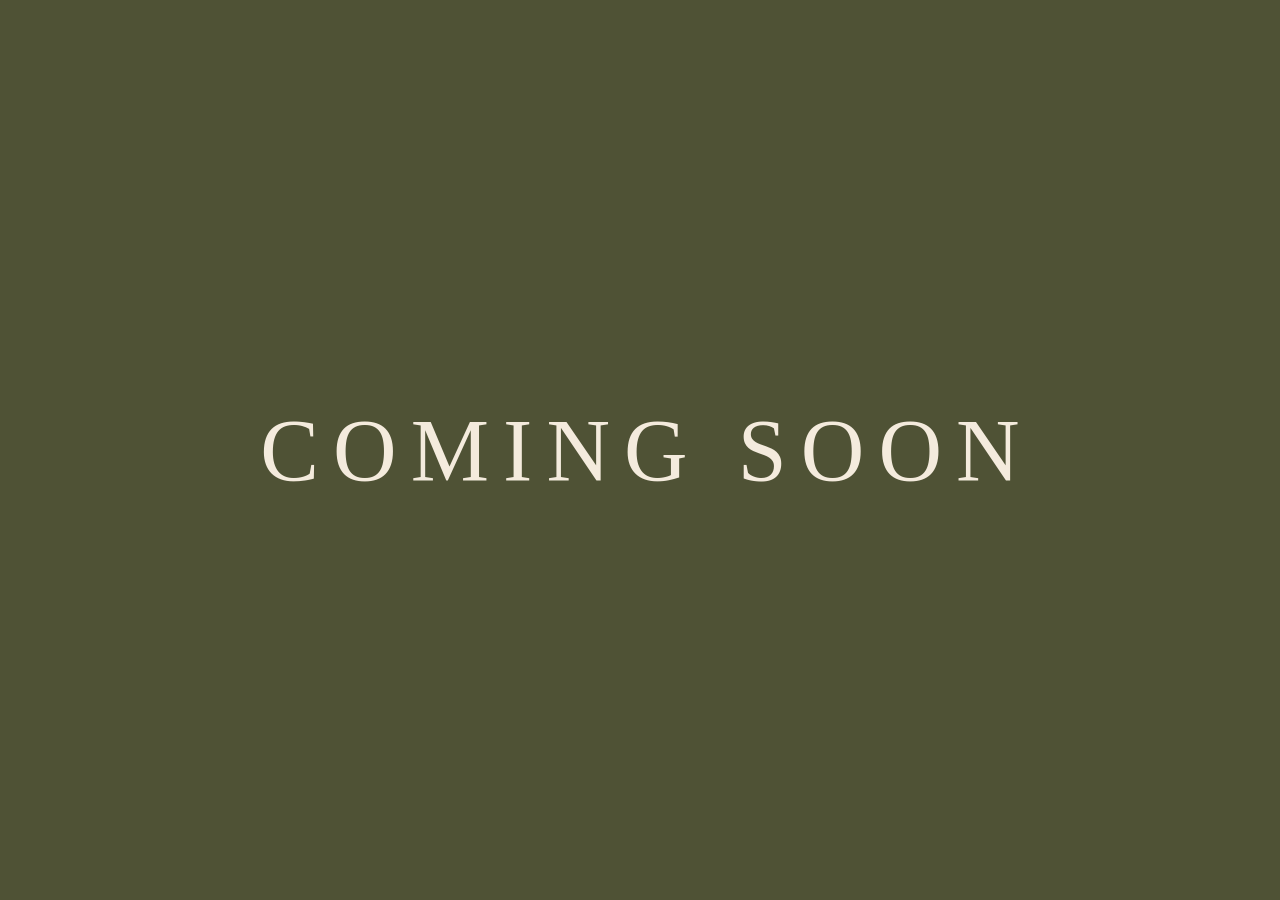
<file: index.html>
<!doctype html>
<html lang="en">
<head>
  <meta charset="utf-8">
  <meta name="viewport" content="width=device-width, initial-scale=1">
  <title>Coming Soon | La Casa Sura</title>
  <meta name="robots" content="noindex, nofollow">
  <style>
    :root { color-scheme: dark; }
    * { box-sizing: border-box; }
    html, body { min-height: 100%; }
    body { min-height: 100vh; margin: 0; display: grid; place-items: center; background: #4f5235; color: #f4ebdd; font-family: Georgia, serif; }
    h1 { margin: 0; font-size: clamp(2.25rem, 8vw, 5.5rem); font-weight: 400; letter-spacing: .16em; text-indent: .16em; }
  </style>
</head>
<body>
  <h1>COMING SOON</h1>
</body>
</html>
</file>
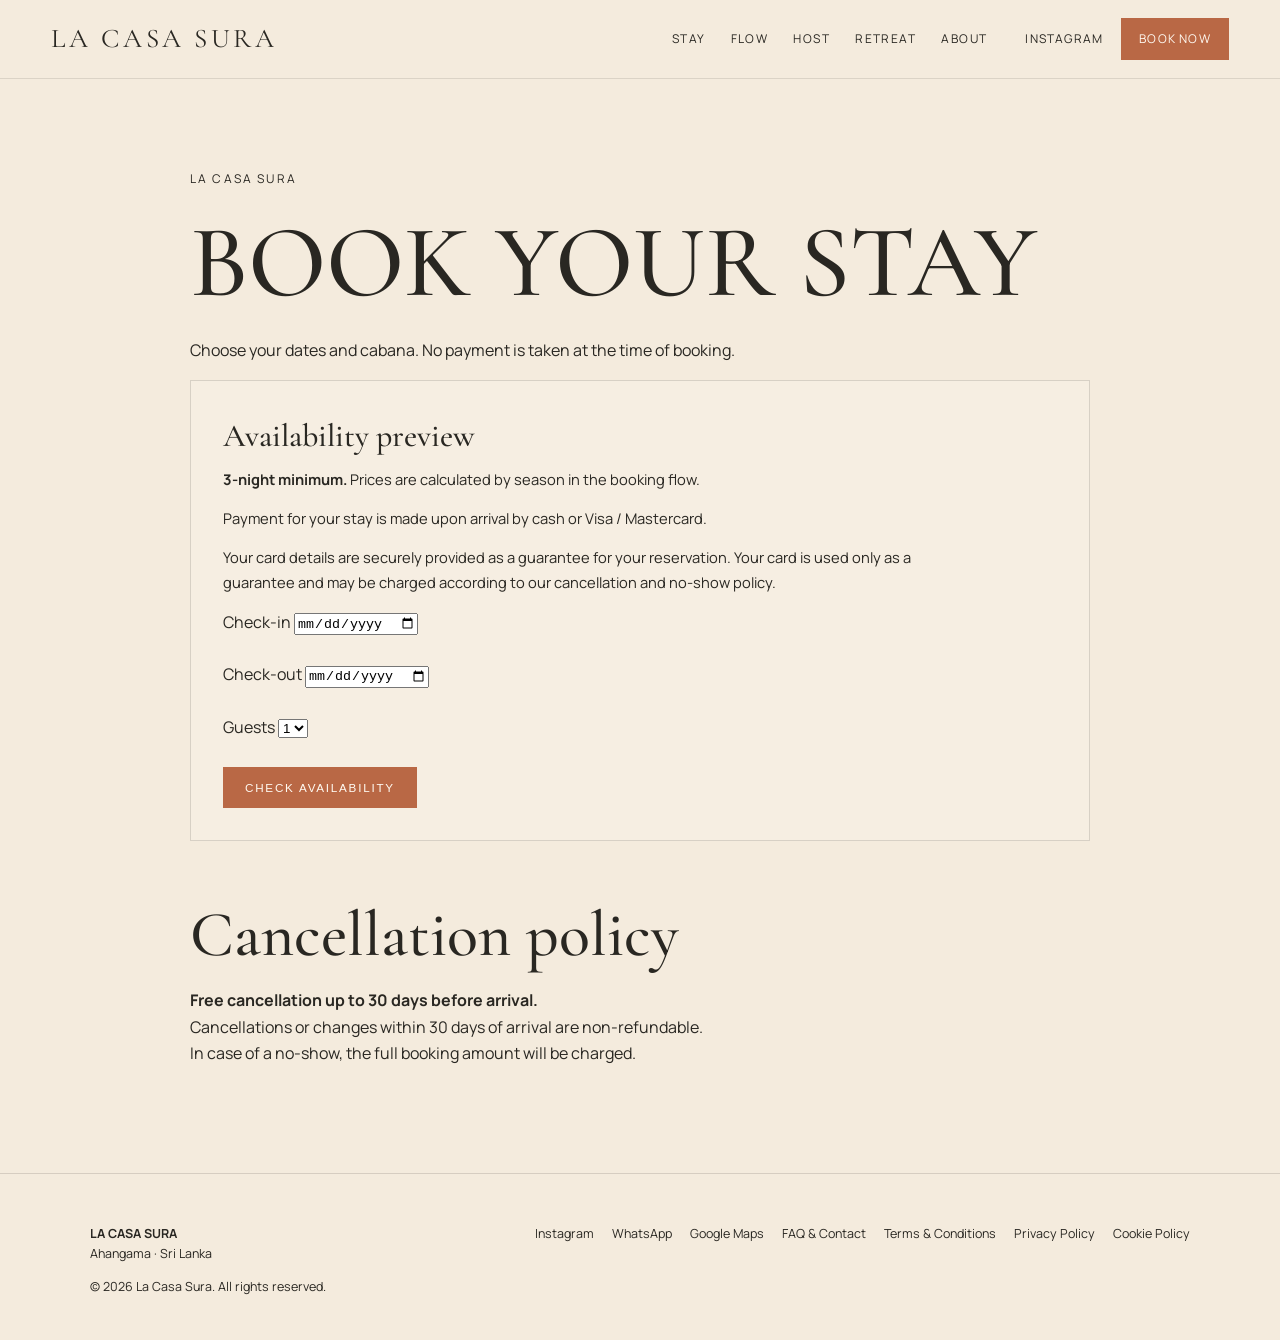
<file: booking/index.html>
<!doctype html><html lang='en'><head><title>Book Your Stay · La Casa Sura</title><meta charset="utf-8"><meta name="viewport" content="width=device-width,initial-scale=1">
<link rel="preconnect" href="https://fonts.googleapis.com"><link rel="preconnect" href="https://fonts.gstatic.com" crossorigin>
<link href="https://fonts.googleapis.com/css2?family=Cormorant+Garamond:wght@400;500;600&family=Manrope:wght@400;500;600&display=swap" rel="stylesheet">
<link rel="stylesheet" href="/css/style.css"></head><body><header class="site-header"><nav class="nav">
<a class="logo" href="/index.html">LA CASA SURA</a>
<div class="navlinks"><a href="/stay.html">STAY</a><a href="/flow.html">FLOW</a><a href="/host.html">HOST</a><a href="/retreat.html">RETREAT</a><a href="/about.html">ABOUT</a></div>
<div class="nav-right"><a href="https://www.instagram.com/lacasura.srilanka/" target="_blank">INSTAGRAM</a><a class="book" href="/booking/">BOOK NOW</a><button class="mobile-menu" aria-label="Menu">☰</button></div>
</nav></header>
<section class="section"><div class="narrow"><div class="eyebrow">LA CASA SURA</div><h1>BOOK YOUR STAY</h1><p>Choose your dates and cabana. No payment is taken at the time of booking.</p>
<div class="card"><h3>Availability preview</h3><p><strong>3-night minimum.</strong> Prices are calculated by season in the booking flow.</p><p>Payment for your stay is made upon arrival by cash or Visa / Mastercard.</p><p>Your card details are securely provided as a guarantee for your reservation. Your card is used only as a guarantee and may be charged according to our cancellation and no-show policy.</p><label>Check-in <input type="date"></label><br><br><label>Check-out <input type="date"></label><br><br><label>Guests <select><option>1</option><option>2</option><option>3</option></select></label><br><br><button class="btn fill" type="button">CHECK AVAILABILITY</button></div>
<h2 style="margin-top:60px">Cancellation policy</h2><p><strong>Free cancellation up to 30 days before arrival.</strong><br>Cancellations or changes within 30 days of arrival are non-refundable.<br>In case of a no-show, the full booking amount will be charged.</p></div></section>
<footer><div class="footer-row"><div><strong>LA CASA SURA</strong><br>Ahangama · Sri Lanka</div>
<div class="footer-links"><a href="https://www.instagram.com/lacasura.srilanka/">Instagram</a><a href="https://wa.me/94766082019">WhatsApp</a><a href="https://maps.app.goo.gl/JEANWprcjyL8evJA9">Google Maps</a><a href="/contact.html">FAQ & Contact</a><a href="/legal/terms.html">Terms & Conditions</a><a href="/legal/privacy.html">Privacy Policy</a><a href="/legal/cookies.html">Cookie Policy</a></div></div>
<p>© 2026 La Casa Sura. All rights reserved.</p></footer></body></html>
</file>
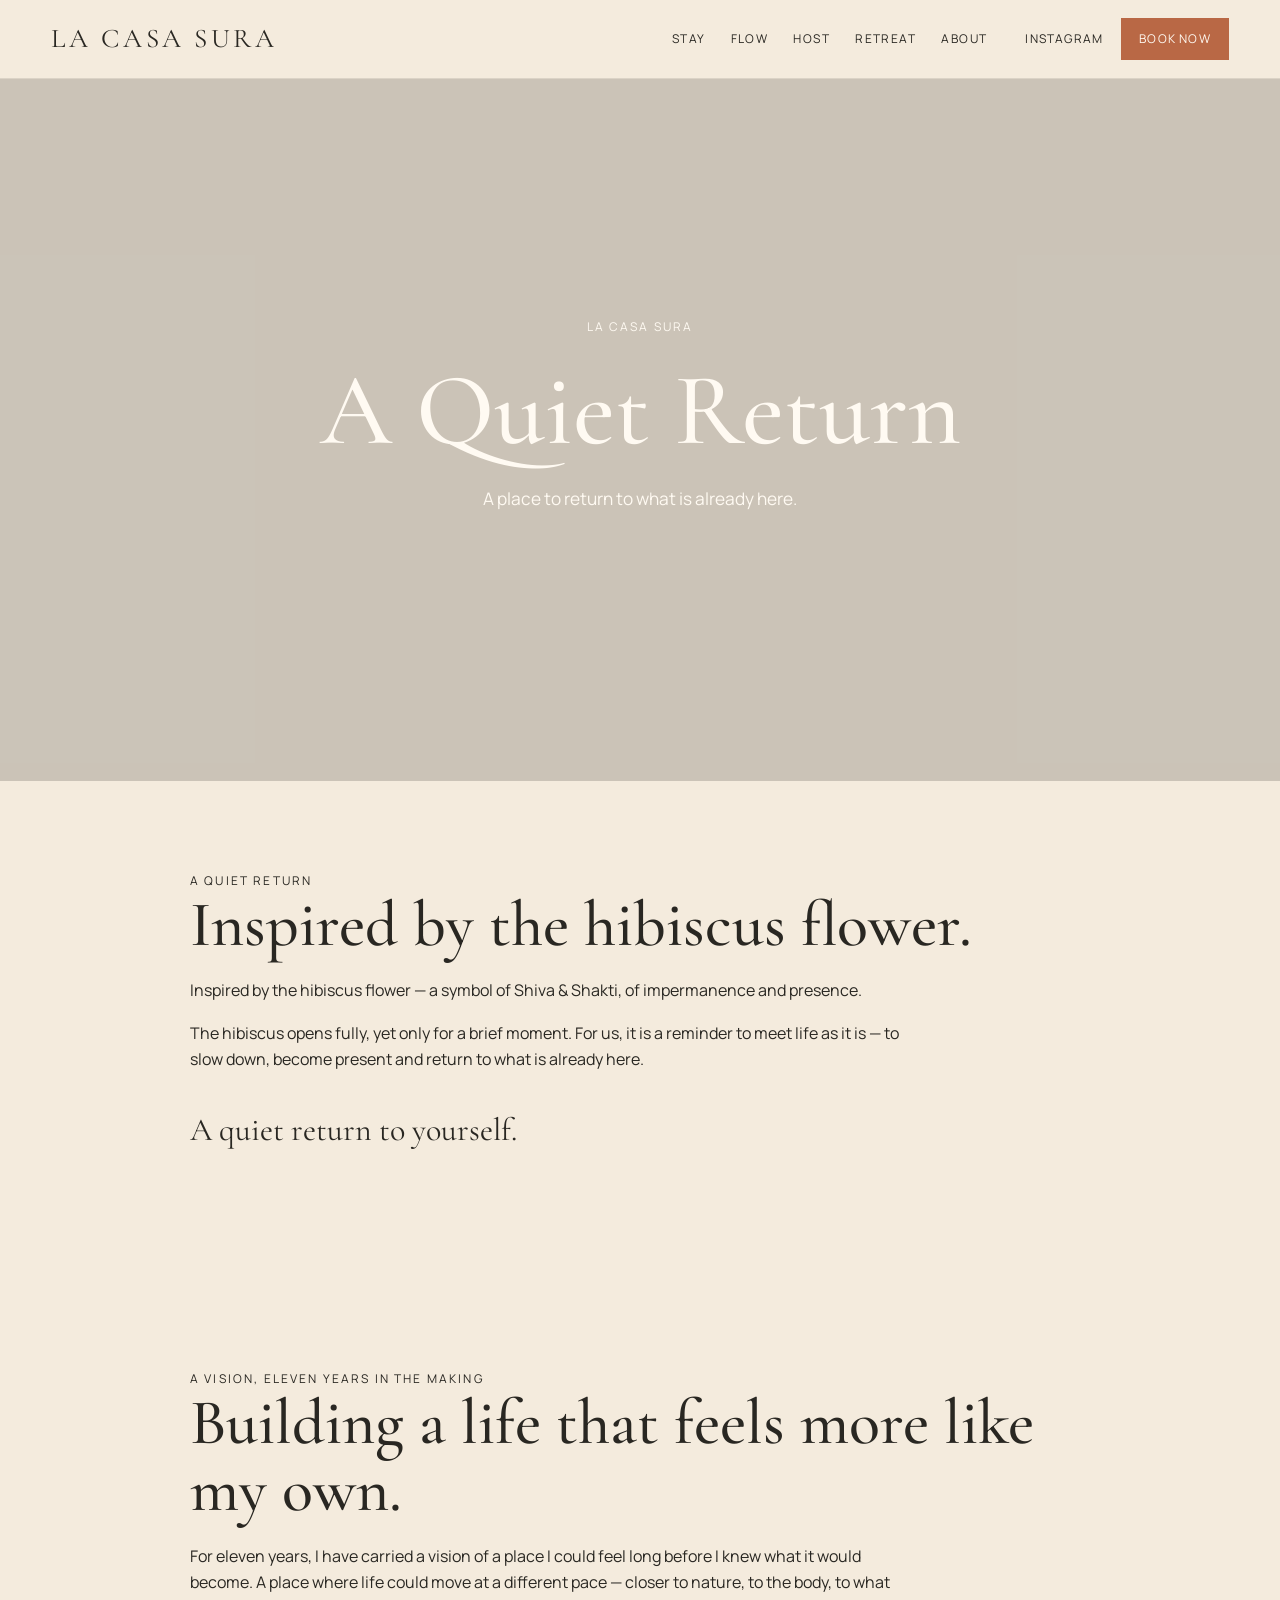
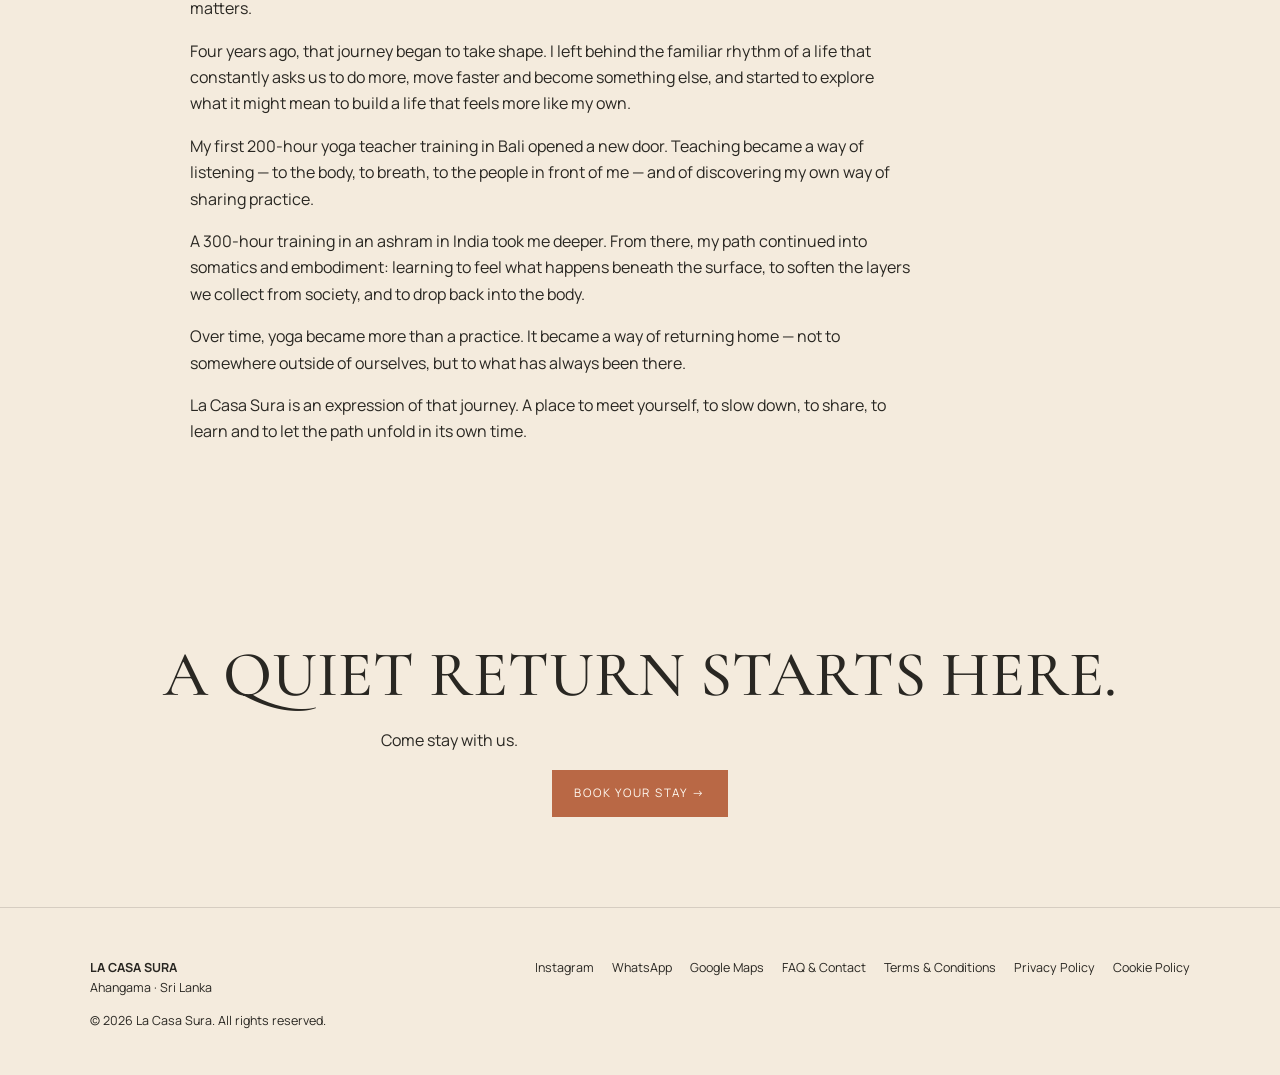
<file: about.html>
<!doctype html><html lang='en'><head><title>About · La Casa Sura</title><meta charset="utf-8"><meta name="viewport" content="width=device-width,initial-scale=1">
<link rel="preconnect" href="https://fonts.googleapis.com"><link rel="preconnect" href="https://fonts.gstatic.com" crossorigin>
<link href="https://fonts.googleapis.com/css2?family=Cormorant+Garamond:wght@400;500;600&family=Manrope:wght@400;500;600&display=swap" rel="stylesheet">
<link rel="stylesheet" href="/css/style.css"></head><body><header class="site-header"><nav class="nav">
<a class="logo" href="/index.html">LA CASA SURA</a>
<div class="navlinks"><a href="/stay.html">STAY</a><a href="/flow.html">FLOW</a><a href="/host.html">HOST</a><a href="/retreat.html">RETREAT</a><a href="/about.html">ABOUT</a></div>
<div class="nav-right"><a href="https://www.instagram.com/lacasura.srilanka/" target="_blank">INSTAGRAM</a><a class="book" href="/booking/">BOOK NOW</a><button class="mobile-menu" aria-label="Menu">☰</button></div>
</nav></header>
<section class="hero"><div class="hero-content"><div class="eyebrow">LA CASA SURA</div><h1>A Quiet Return</h1><p>A place to return to what is already here.</p></div></section>
<section class="section"><div class="narrow"><div class="eyebrow">A QUIET RETURN</div><h2>Inspired by the hibiscus flower.</h2><p>Inspired by the hibiscus flower — a symbol of Shiva & Shakti, of impermanence and presence.</p><p>The hibiscus opens fully, yet only for a brief moment. For us, it is a reminder to meet life as it is — to slow down, become present and return to what is already here.</p><p class="quote">A quiet return to yourself.</p></div></section>
<section class="section"><div class="narrow"><div class="eyebrow">A VISION, ELEVEN YEARS IN THE MAKING</div><h2>Building a life that feels more like my own.</h2>
<p>For eleven years, I have carried a vision of a place I could feel long before I knew what it would become. A place where life could move at a different pace — closer to nature, to the body, to what matters.</p>
<p>Four years ago, that journey began to take shape. I left behind the familiar rhythm of a life that constantly asks us to do more, move faster and become something else, and started to explore what it might mean to build a life that feels more like my own.</p>
<p>My first 200-hour yoga teacher training in Bali opened a new door. Teaching became a way of listening — to the body, to breath, to the people in front of me — and of discovering my own way of sharing practice.</p>
<p>A 300-hour training in an ashram in India took me deeper. From there, my path continued into somatics and embodiment: learning to feel what happens beneath the surface, to soften the layers we collect from society, and to drop back into the body.</p>
<p>Over time, yoga became more than a practice. It became a way of returning home — not to somewhere outside of ourselves, but to what has always been there.</p>
<p>La Casa Sura is an expression of that journey. A place to meet yourself, to slow down, to share, to learn and to let the path unfold in its own time.</p>
</div></section>
<section class="section center"><h2>A QUIET RETURN STARTS HERE.</h2><p>Come stay with us.</p><a class="btn fill" href="/booking/">BOOK YOUR STAY →</a></section>
<footer><div class="footer-row"><div><strong>LA CASA SURA</strong><br>Ahangama · Sri Lanka</div>
<div class="footer-links"><a href="https://www.instagram.com/lacasura.srilanka/">Instagram</a><a href="https://wa.me/94766082019">WhatsApp</a><a href="https://maps.app.goo.gl/JEANWprcjyL8evJA9">Google Maps</a><a href="/contact.html">FAQ & Contact</a><a href="/legal/terms.html">Terms & Conditions</a><a href="/legal/privacy.html">Privacy Policy</a><a href="/legal/cookies.html">Cookie Policy</a></div></div>
<p>© 2026 La Casa Sura. All rights reserved.</p></footer></body></html>
</file>
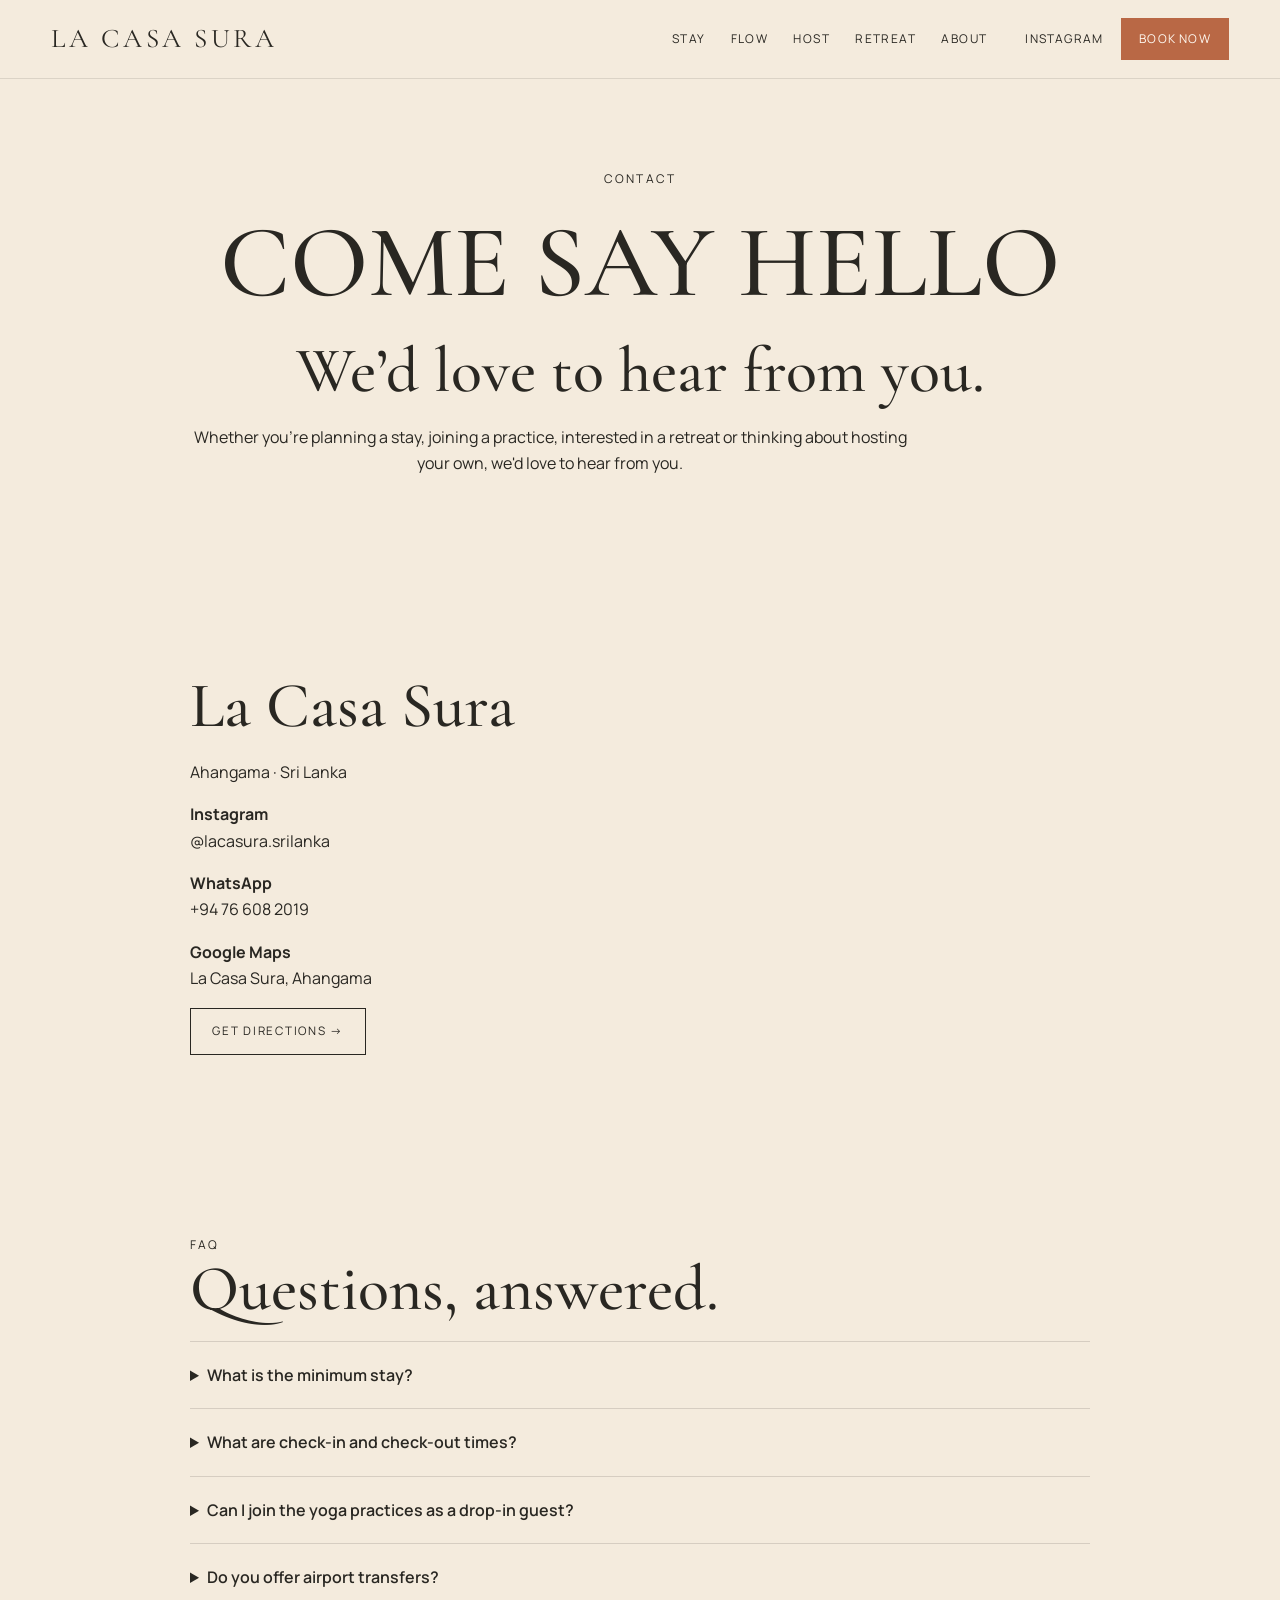
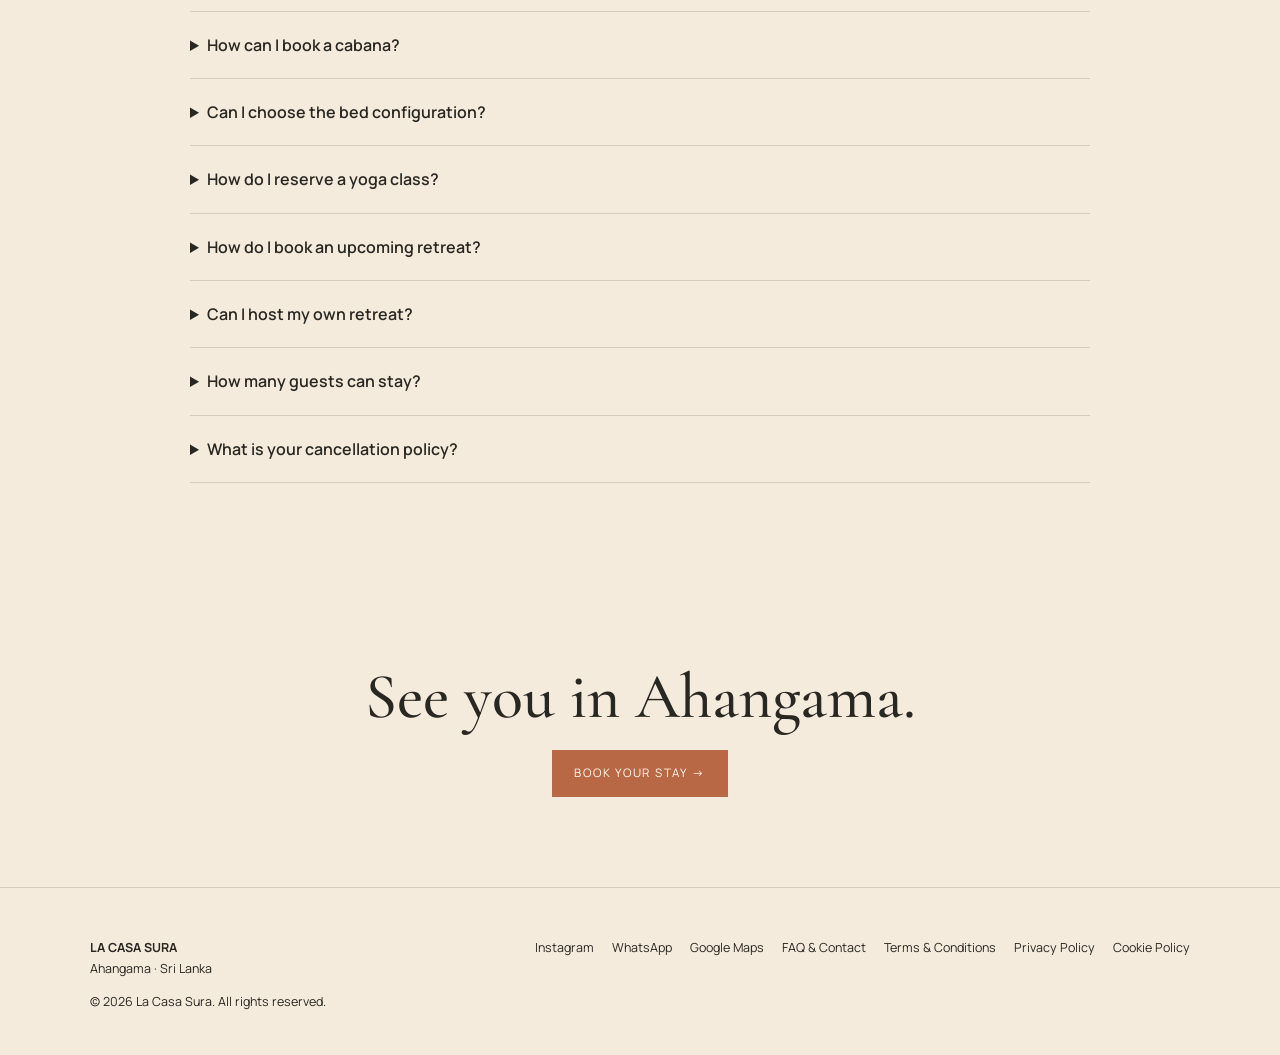
<file: contact.html>
<!doctype html><html lang='en'><head><title>Contact · La Casa Sura</title><meta charset="utf-8"><meta name="viewport" content="width=device-width,initial-scale=1">
<link rel="preconnect" href="https://fonts.googleapis.com"><link rel="preconnect" href="https://fonts.gstatic.com" crossorigin>
<link href="https://fonts.googleapis.com/css2?family=Cormorant+Garamond:wght@400;500;600&family=Manrope:wght@400;500;600&display=swap" rel="stylesheet">
<link rel="stylesheet" href="/css/style.css"></head><body><header class="site-header"><nav class="nav">
<a class="logo" href="/index.html">LA CASA SURA</a>
<div class="navlinks"><a href="/stay.html">STAY</a><a href="/flow.html">FLOW</a><a href="/host.html">HOST</a><a href="/retreat.html">RETREAT</a><a href="/about.html">ABOUT</a></div>
<div class="nav-right"><a href="https://www.instagram.com/lacasura.srilanka/" target="_blank">INSTAGRAM</a><a class="book" href="/booking/">BOOK NOW</a><button class="mobile-menu" aria-label="Menu">☰</button></div>
</nav></header>
<section class="section"><div class="narrow center"><div class="eyebrow">CONTACT</div><h1>COME SAY HELLO</h1><h2>We’d love to hear from you.</h2><p>Whether you're planning a stay, joining a practice, interested in a retreat or thinking about hosting your own, we'd love to hear from you.</p></div></section>
<section class="section"><div class="narrow"><h2>La Casa Sura</h2><p>Ahangama · Sri Lanka</p><p><strong>Instagram</strong><br>@lacasura.srilanka</p><p><strong>WhatsApp</strong><br>+94 76 608 2019</p><p><strong>Google Maps</strong><br>La Casa Sura, Ahangama</p><a class="btn" href="https://maps.app.goo.gl/JEANWprcjyL8evJA9" target="_blank">GET DIRECTIONS →</a></div></section>
<section class="section"><div class="narrow"><div class="eyebrow">FAQ</div><h2>Questions, answered.</h2><div class="faq">
<details><summary>What is the minimum stay?</summary><p>A minimum stay of three nights applies — so you have time to arrive, settle in and truly take the time for yourself, without having to rush.</p></details>
<details><summary>What are check-in and check-out times?</summary><p>Check-in is from 2:00 PM and check-out is by 11:00 AM. In case of late arrivals, self check-in is possible.</p></details>
<details><summary>Can I join the yoga practices as a drop-in guest?</summary><p>Yes. Our daily practices are open to in-house guests and drop-in guests.</p></details>
<details><summary>Do you offer airport transfers?</summary><p>We work with a trusted local airport transfer service who can pick you up from the airport and bring you directly to La Casa Sura — and take you back to the airport for your departure. Transfer arrangements can be made upon request.</p></details>
<details><summary>How can I book a cabana?</summary><p>Choose your dates and preferred cabana through the availability calendar. Availability and the total price are shown before booking.</p></details>
<details><summary>Can I choose the bed configuration?</summary><p>Each cabana can be configured as king-size, twin or triple, depending on your needs and availability.</p></details>
<details><summary>How do I reserve a yoga class?</summary><p>Reserve through the weekly schedule. We kindly ask you to pay cash on site.</p></details>
<details><summary>How do I book an upcoming retreat?</summary><p>Each retreat is independently hosted. Use the Learn More link on the retreat page to visit the host’s website or booking page.</p></details>
<details><summary>Can I host my own retreat?</summary><p>Yes. Get in touch and receive our Retreat Host Information Pack.</p></details>
<details><summary>How many guests can stay?</summary><p>Up to 11 guests can stay across the four cabanas, with flexible sleeping configurations.</p></details>
<details><summary>What is your cancellation policy?</summary><p><strong>Free cancellation is available up to 30 days before arrival.</strong><br>Cancellations or changes made within 30 days of arrival are non-refundable. In case of a no-show, the full booking amount will be charged.</p></details>
</div></div></section>
<section class="section center"><h2>See you in Ahangama.</h2><a class="btn fill" href="/booking/">BOOK YOUR STAY →</a></section>
<footer><div class="footer-row"><div><strong>LA CASA SURA</strong><br>Ahangama · Sri Lanka</div>
<div class="footer-links"><a href="https://www.instagram.com/lacasura.srilanka/">Instagram</a><a href="https://wa.me/94766082019">WhatsApp</a><a href="https://maps.app.goo.gl/JEANWprcjyL8evJA9">Google Maps</a><a href="/contact.html">FAQ & Contact</a><a href="/legal/terms.html">Terms & Conditions</a><a href="/legal/privacy.html">Privacy Policy</a><a href="/legal/cookies.html">Cookie Policy</a></div></div>
<p>© 2026 La Casa Sura. All rights reserved.</p></footer></body></html>
</file>
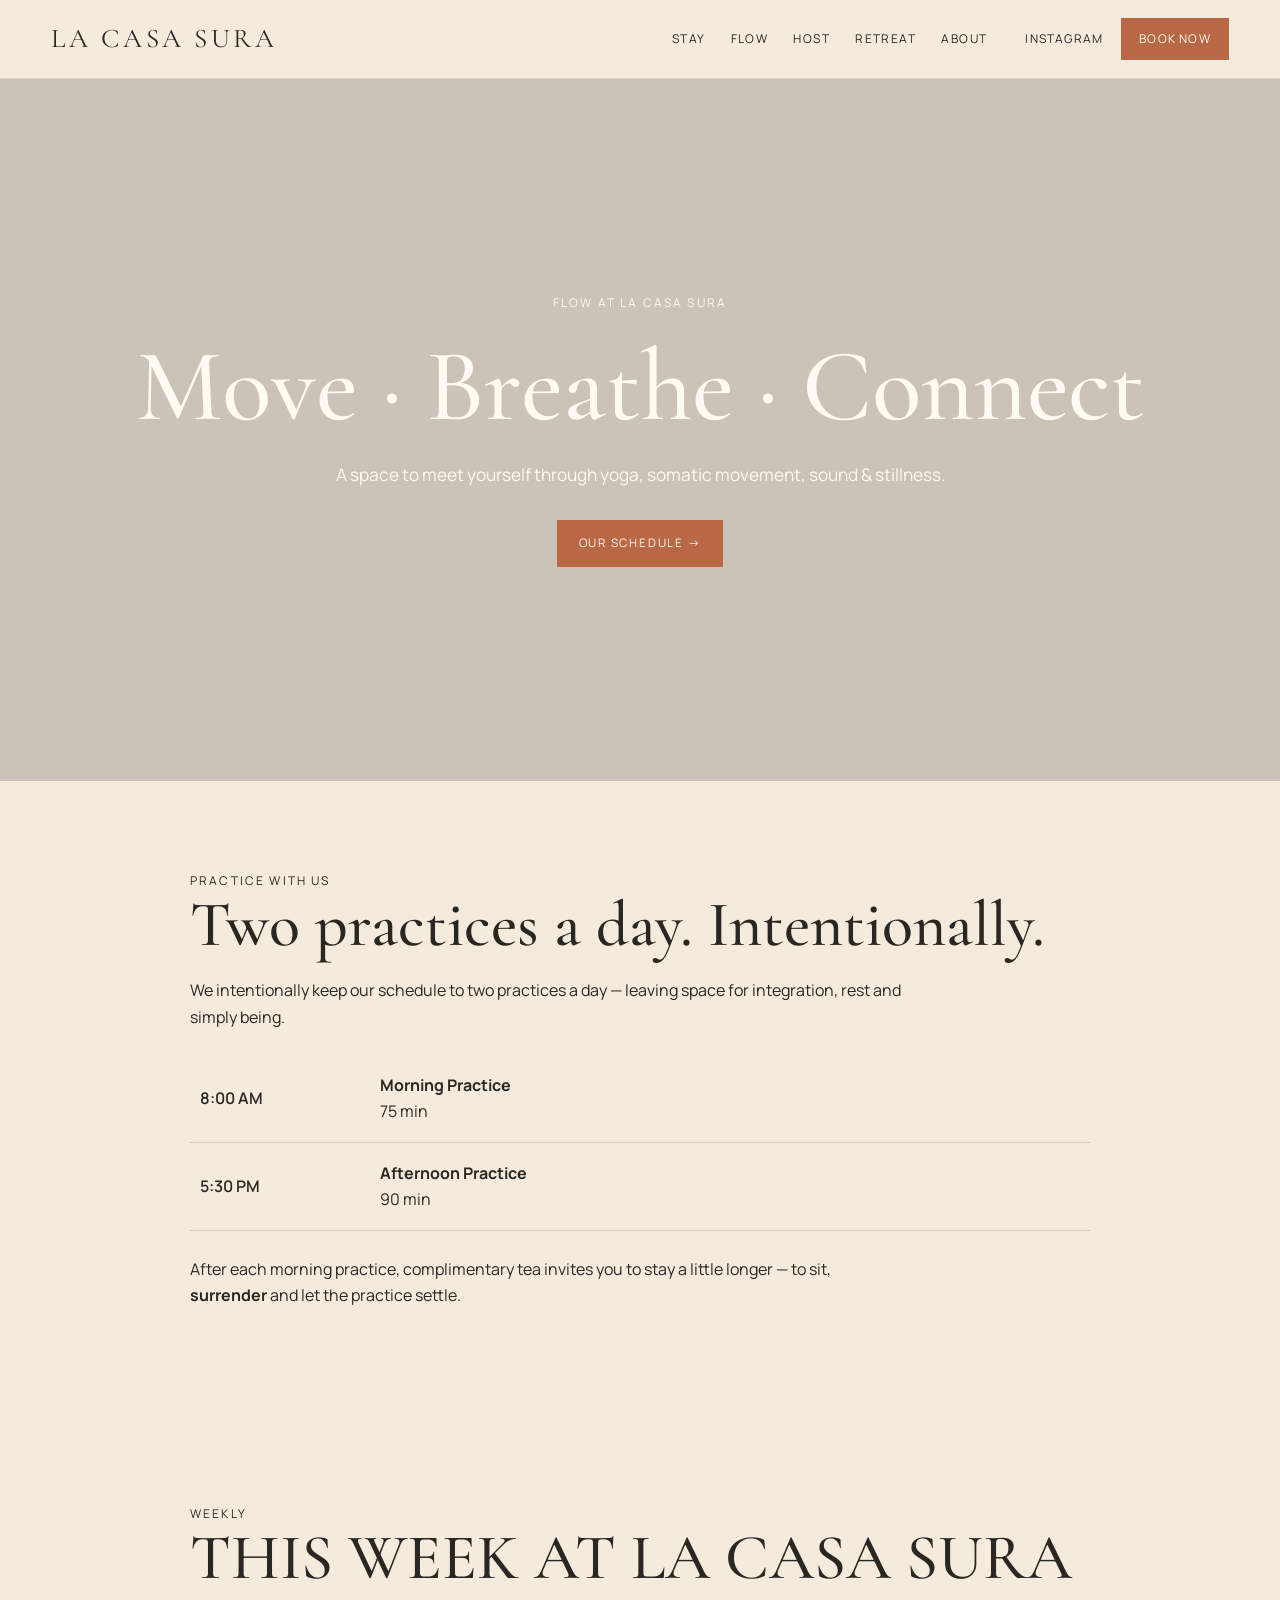
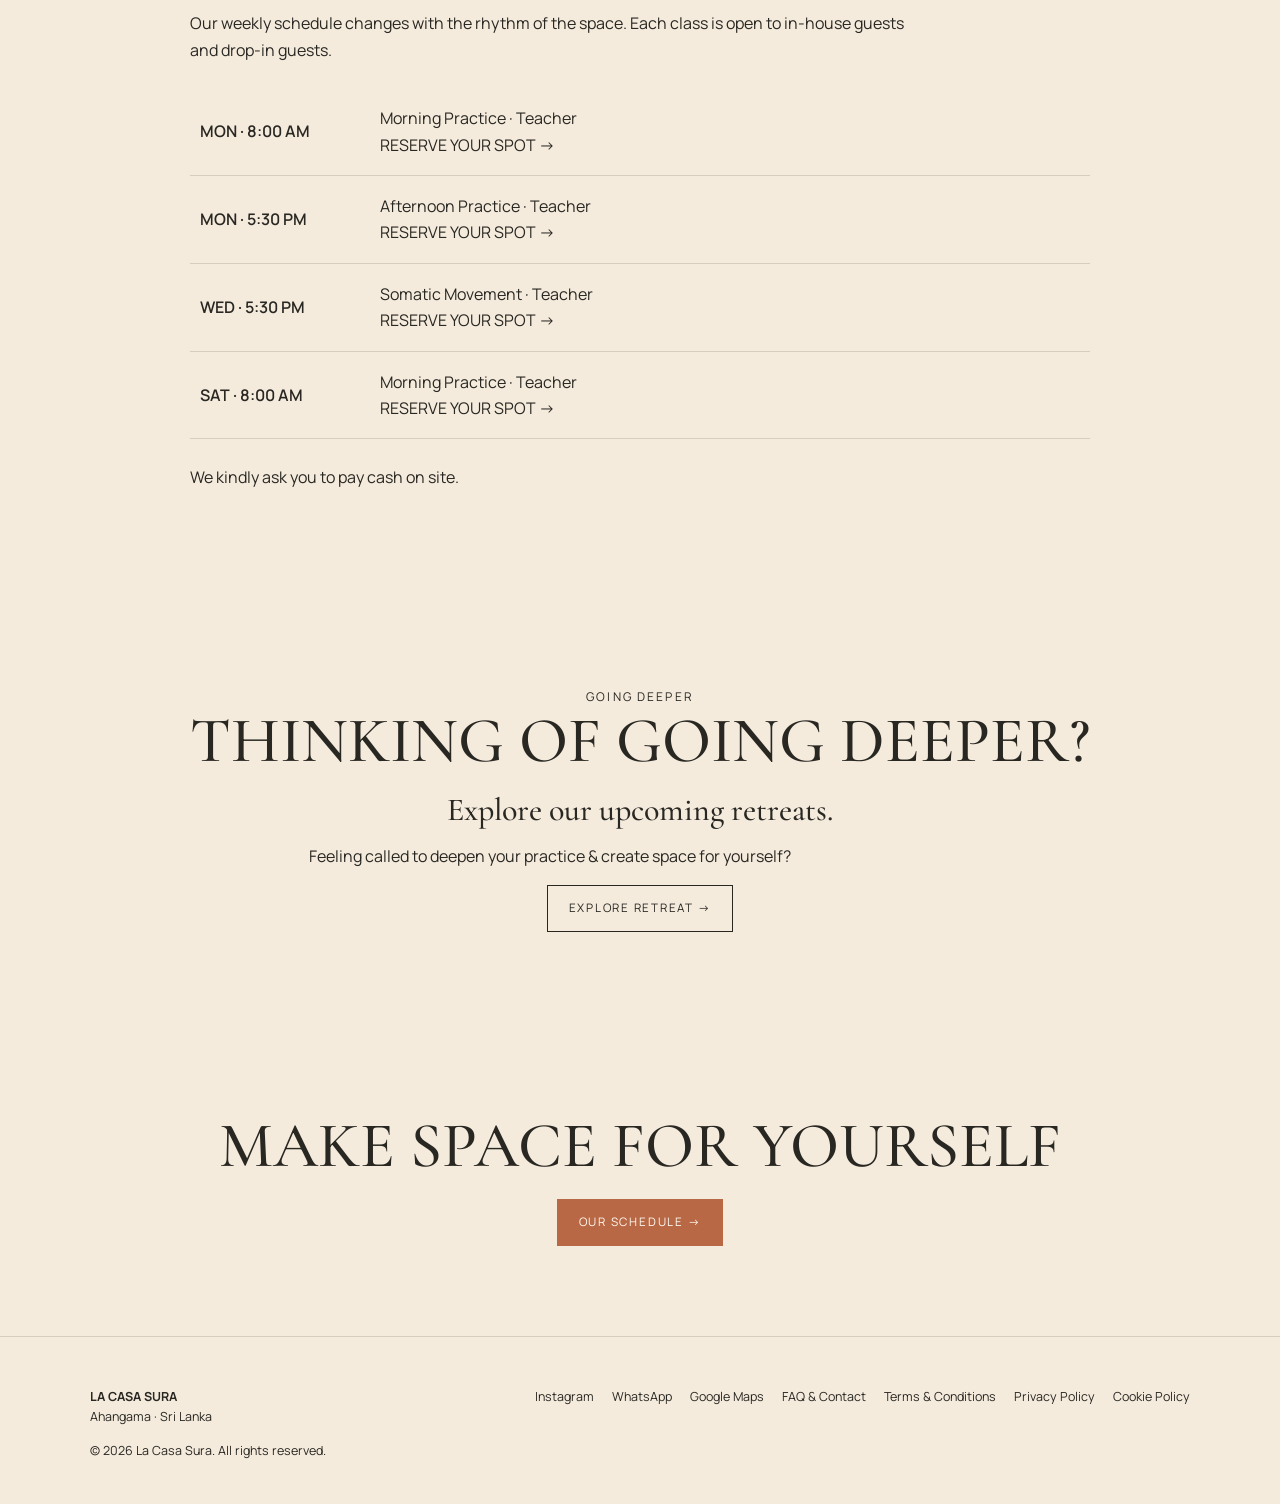
<file: flow.html>
<!doctype html><html lang='en'><head><title>Flow · La Casa Sura</title><meta charset="utf-8"><meta name="viewport" content="width=device-width,initial-scale=1">
<link rel="preconnect" href="https://fonts.googleapis.com"><link rel="preconnect" href="https://fonts.gstatic.com" crossorigin>
<link href="https://fonts.googleapis.com/css2?family=Cormorant+Garamond:wght@400;500;600&family=Manrope:wght@400;500;600&display=swap" rel="stylesheet">
<link rel="stylesheet" href="/css/style.css"></head><body><header class="site-header"><nav class="nav">
<a class="logo" href="/index.html">LA CASA SURA</a>
<div class="navlinks"><a href="/stay.html">STAY</a><a href="/flow.html">FLOW</a><a href="/host.html">HOST</a><a href="/retreat.html">RETREAT</a><a href="/about.html">ABOUT</a></div>
<div class="nav-right"><a href="https://www.instagram.com/lacasura.srilanka/" target="_blank">INSTAGRAM</a><a class="book" href="/booking/">BOOK NOW</a><button class="mobile-menu" aria-label="Menu">☰</button></div>
</nav></header>
<section class="hero"><div class="hero-content"><div class="eyebrow">FLOW AT LA CASA SURA</div><h1>Move · Breathe · Connect</h1><p>A space to meet yourself through yoga, somatic movement, sound & stillness.</p><a class="btn fill" href="#schedule">OUR SCHEDULE →</a></div></section>
<section class="section"><div class="narrow"><div class="eyebrow">PRACTICE WITH US</div><h2>Two practices a day. Intentionally.</h2><p>We intentionally keep our schedule to two practices a day — leaving space for integration, rest and simply being.</p>
<table class="schedule"><tr><td>8:00 AM</td><td><strong>Morning Practice</strong><br>75 min</td></tr><tr><td>5:30 PM</td><td><strong>Afternoon Practice</strong><br>90 min</td></tr></table>
<p>After each morning practice, complimentary tea invites you to stay a little longer — to sit, <strong>surrender</strong> and let the practice settle.</p></div></section>
<section class="section" id="schedule"><div class="narrow"><div class="eyebrow">WEEKLY</div><h2>THIS WEEK AT LA CASA SURA</h2><p>Our weekly schedule changes with the rhythm of the space. Each class is open to in-house guests and drop-in guests.</p>
<table class="schedule"><tr><td>MON · 8:00 AM</td><td>Morning Practice · Teacher<br><a href="/contact.html">RESERVE YOUR SPOT →</a></td></tr><tr><td>MON · 5:30 PM</td><td>Afternoon Practice · Teacher<br><a href="/contact.html">RESERVE YOUR SPOT →</a></td></tr><tr><td>WED · 5:30 PM</td><td>Somatic Movement · Teacher<br><a href="/contact.html">RESERVE YOUR SPOT →</a></td></tr><tr><td>SAT · 8:00 AM</td><td>Morning Practice · Teacher<br><a href="/contact.html">RESERVE YOUR SPOT →</a></td></tr></table>
<p>We kindly ask you to pay cash on site.</p></div></section>
<section class="section center"><div class="narrow"><div class="eyebrow">GOING DEEPER</div><h2>THINKING OF GOING DEEPER?</h2><h3>Explore our upcoming retreats.</h3><p>Feeling called to deepen your practice & create space for yourself?</p><a class="btn" href="/retreat.html">EXPLORE RETREAT →</a></div></section>
<section class="section center"><h2>MAKE SPACE FOR YOURSELF</h2><a class="btn fill" href="#schedule">OUR SCHEDULE →</a></section>
<footer><div class="footer-row"><div><strong>LA CASA SURA</strong><br>Ahangama · Sri Lanka</div>
<div class="footer-links"><a href="https://www.instagram.com/lacasura.srilanka/">Instagram</a><a href="https://wa.me/94766082019">WhatsApp</a><a href="https://maps.app.goo.gl/JEANWprcjyL8evJA9">Google Maps</a><a href="/contact.html">FAQ & Contact</a><a href="/legal/terms.html">Terms & Conditions</a><a href="/legal/privacy.html">Privacy Policy</a><a href="/legal/cookies.html">Cookie Policy</a></div></div>
<p>© 2026 La Casa Sura. All rights reserved.</p></footer></body></html>
</file>
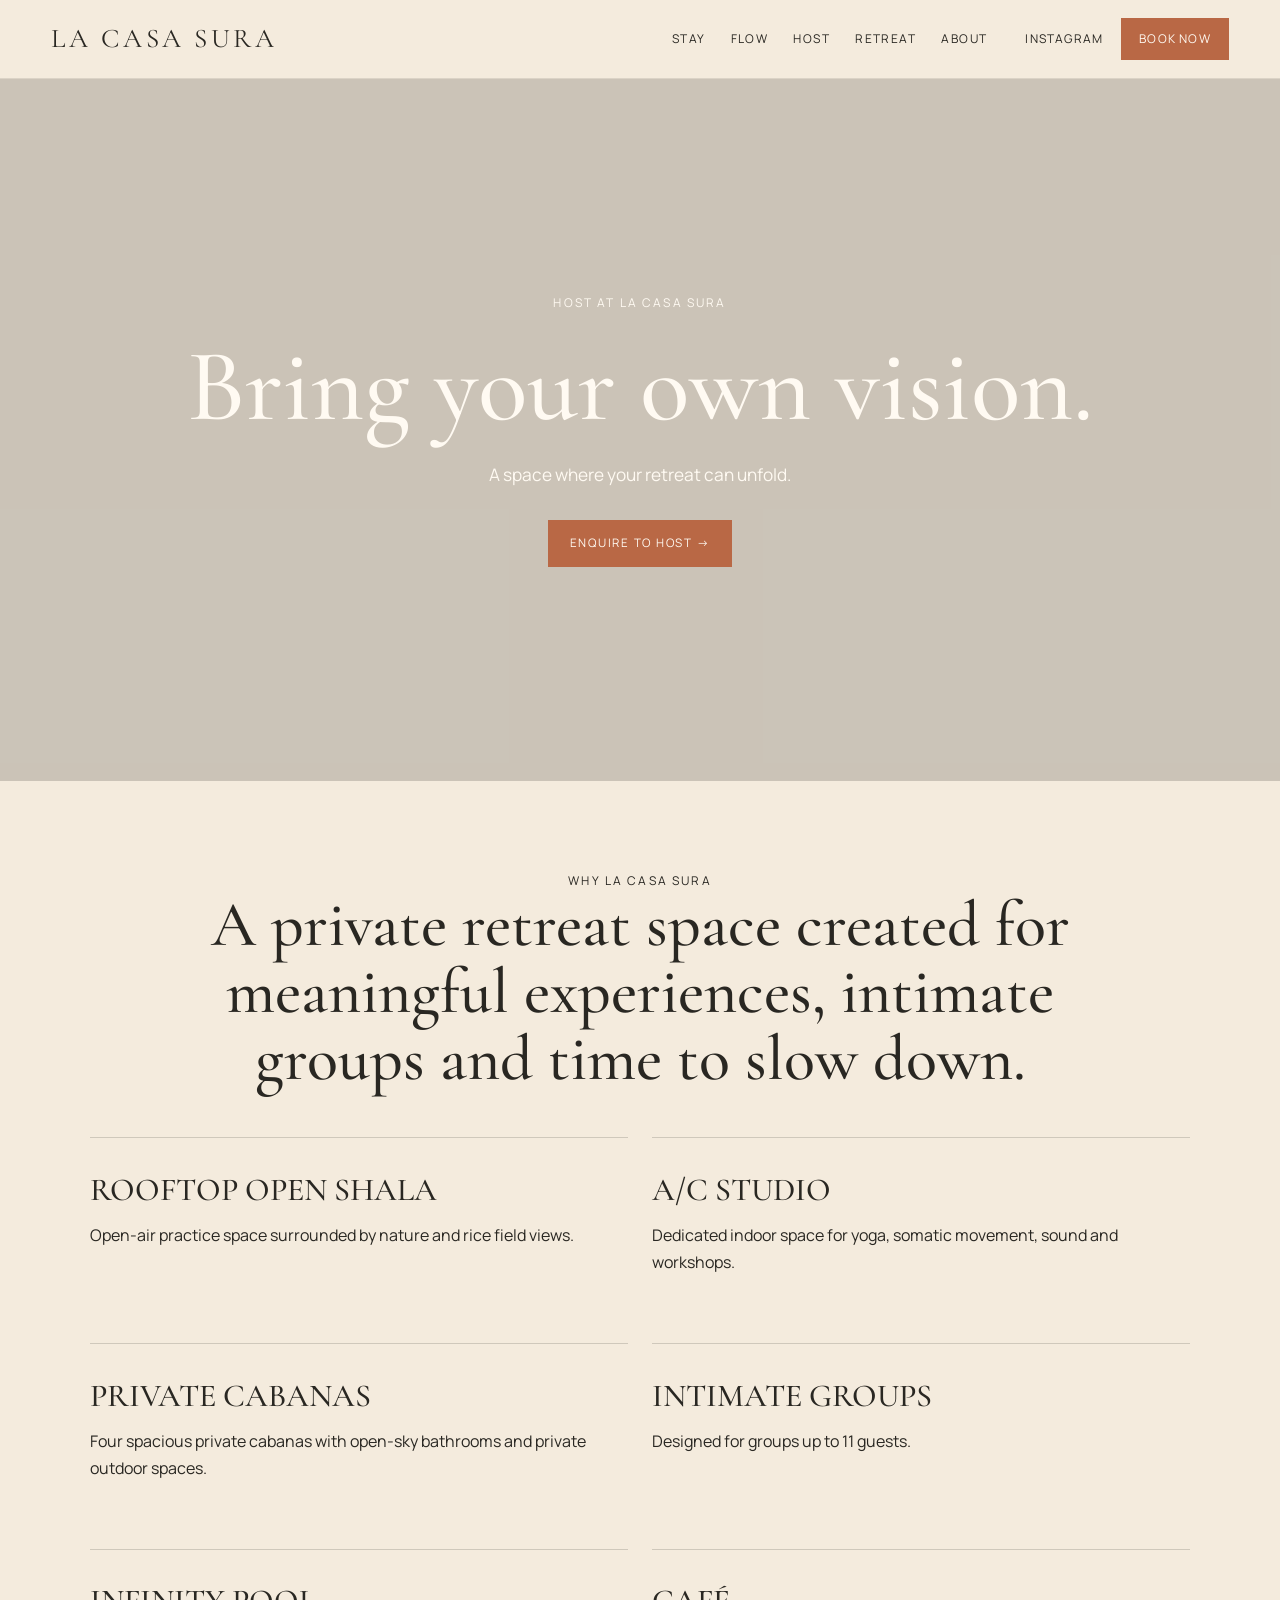
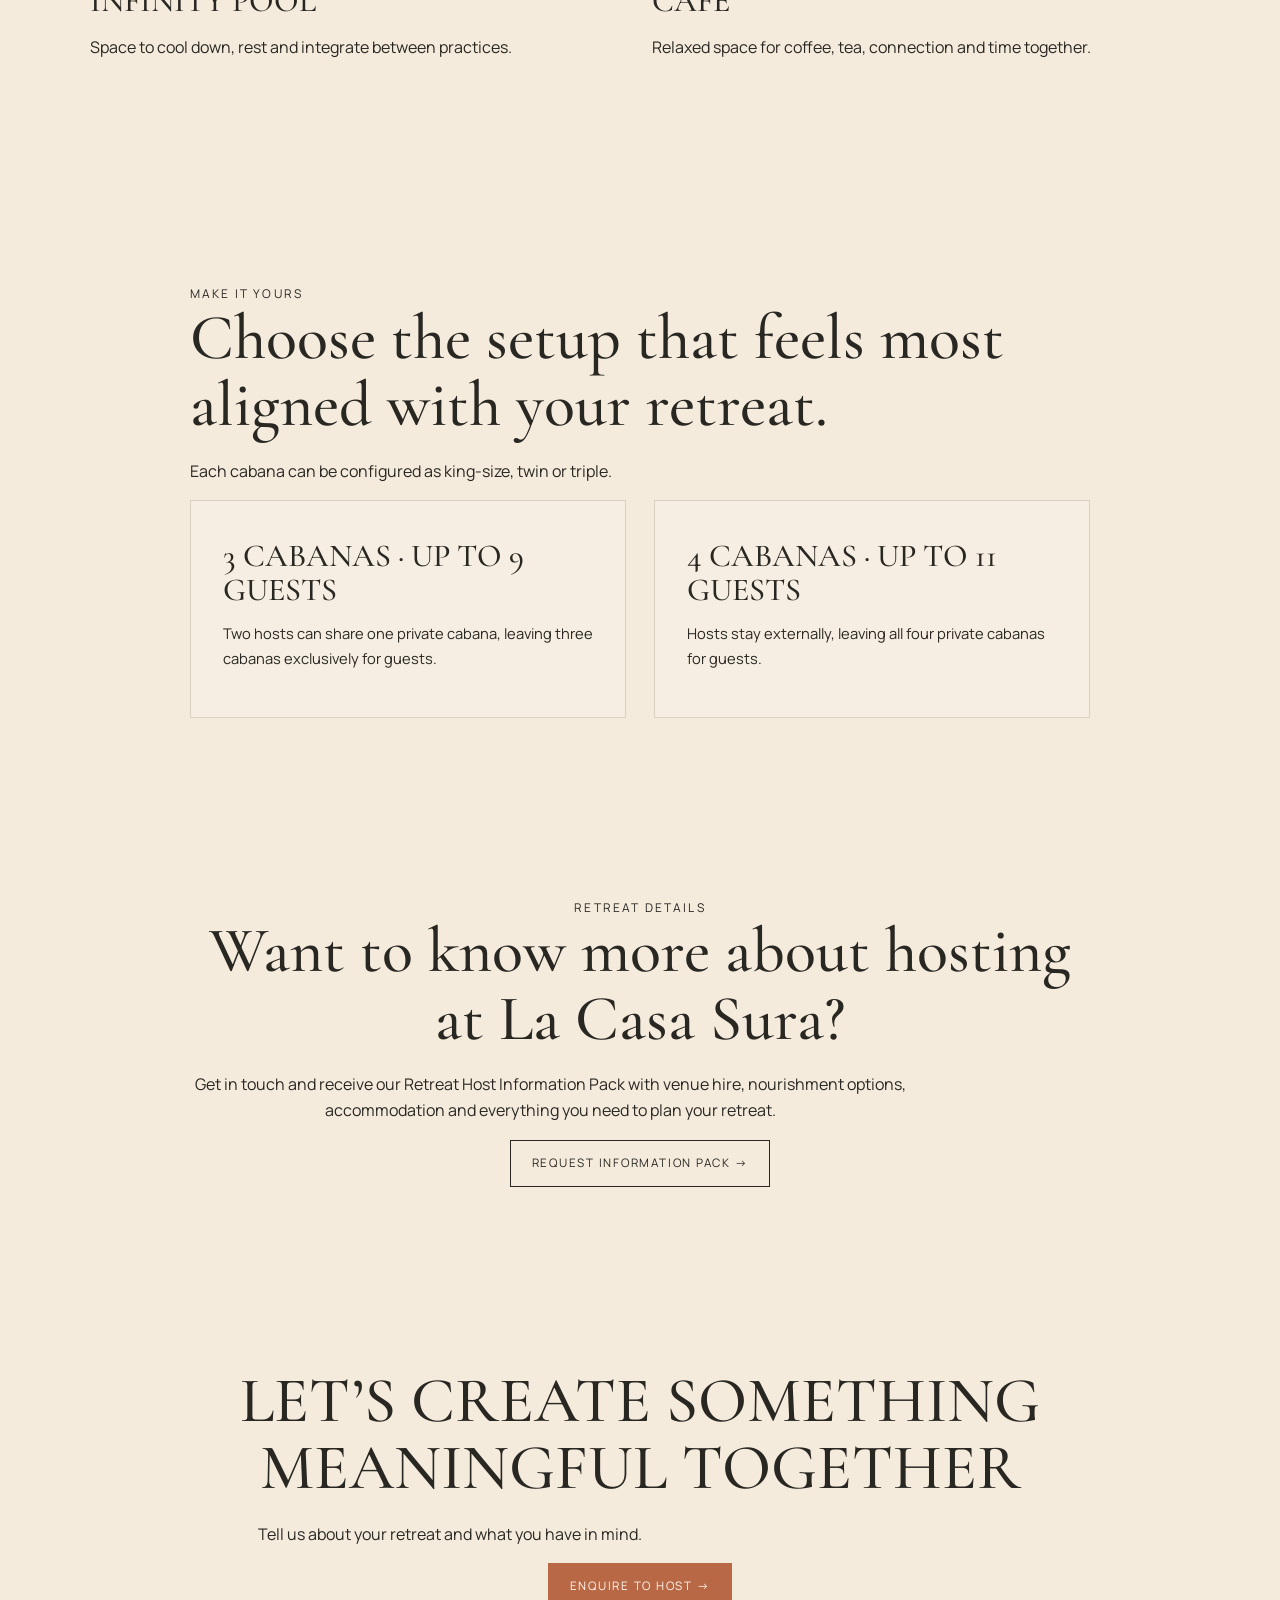
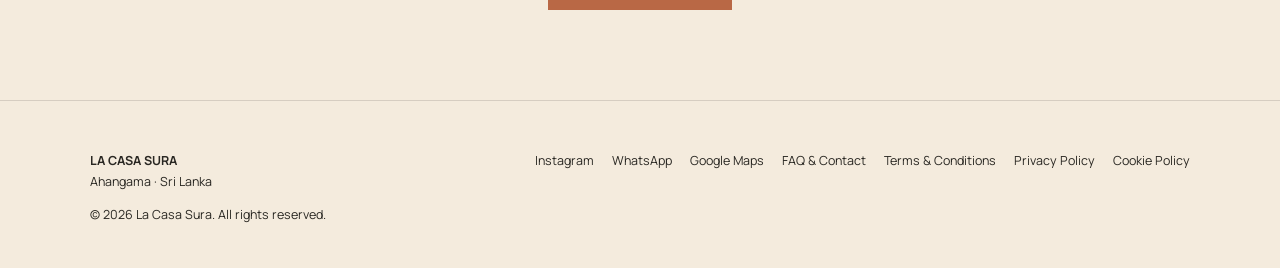
<file: host.html>
<!doctype html><html lang='en'><head><title>Host · La Casa Sura</title><meta charset="utf-8"><meta name="viewport" content="width=device-width,initial-scale=1">
<link rel="preconnect" href="https://fonts.googleapis.com"><link rel="preconnect" href="https://fonts.gstatic.com" crossorigin>
<link href="https://fonts.googleapis.com/css2?family=Cormorant+Garamond:wght@400;500;600&family=Manrope:wght@400;500;600&display=swap" rel="stylesheet">
<link rel="stylesheet" href="/css/style.css"></head><body><header class="site-header"><nav class="nav">
<a class="logo" href="/index.html">LA CASA SURA</a>
<div class="navlinks"><a href="/stay.html">STAY</a><a href="/flow.html">FLOW</a><a href="/host.html">HOST</a><a href="/retreat.html">RETREAT</a><a href="/about.html">ABOUT</a></div>
<div class="nav-right"><a href="https://www.instagram.com/lacasura.srilanka/" target="_blank">INSTAGRAM</a><a class="book" href="/booking/">BOOK NOW</a><button class="mobile-menu" aria-label="Menu">☰</button></div>
</nav></header>
<section class="hero"><div class="hero-content"><div class="eyebrow">HOST AT LA CASA SURA</div><h1>Bring your own vision.</h1><p>A space where your retreat can unfold.</p><a class="btn fill" href="/contact.html">ENQUIRE TO HOST →</a></div></section>
<section class="section"><div class="narrow center"><div class="eyebrow">WHY LA CASA SURA</div><h2>A private retreat space created for meaningful experiences, intimate groups and time to slow down.</h2></div>
<div class="feature-grid" style="margin-top:45px">
<div class="feature"><h3>ROOFTOP OPEN SHALA</h3><p>Open-air practice space surrounded by nature and rice field views.</p></div>
<div class="feature"><h3>A/C STUDIO</h3><p>Dedicated indoor space for yoga, somatic movement, sound and workshops.</p></div>
<div class="feature"><h3>PRIVATE CABANAS</h3><p>Four spacious private cabanas with open-sky bathrooms and private outdoor spaces.</p></div>
<div class="feature"><h3>INTIMATE GROUPS</h3><p>Designed for groups up to 11 guests.</p></div>
<div class="feature"><h3>INFINITY POOL</h3><p>Space to cool down, rest and integrate between practices.</p></div>
<div class="feature"><h3>CAFÉ</h3><p>Relaxed space for coffee, tea, connection and time together.</p></div>
</div></section>
<section class="section"><div class="narrow"><div class="eyebrow">MAKE IT YOURS</div><h2>Choose the setup that feels most aligned with your retreat.</h2><p>Each cabana can be configured as king-size, twin or triple.</p><div class="cards"><div class="card"><h3>3 CABANAS · UP TO 9 GUESTS</h3><p>Two hosts can share one private cabana, leaving three cabanas exclusively for guests.</p></div><div class="card"><h3>4 CABANAS · UP TO 11 GUESTS</h3><p>Hosts stay externally, leaving all four private cabanas for guests.</p></div></div></div></section>
<section class="section"><div class="narrow center"><div class="eyebrow">RETREAT DETAILS</div><h2>Want to know more about hosting at La Casa Sura?</h2><p>Get in touch and receive our Retreat Host Information Pack with venue hire, nourishment options, accommodation and everything you need to plan your retreat.</p><a class="btn" href="/contact.html">REQUEST INFORMATION PACK →</a></div></section>
<section class="section center"><h2>LET’S CREATE SOMETHING MEANINGFUL TOGETHER</h2><p>Tell us about your retreat and what you have in mind.</p><a class="btn fill" href="/contact.html">ENQUIRE TO HOST →</a></section>
<footer><div class="footer-row"><div><strong>LA CASA SURA</strong><br>Ahangama · Sri Lanka</div>
<div class="footer-links"><a href="https://www.instagram.com/lacasura.srilanka/">Instagram</a><a href="https://wa.me/94766082019">WhatsApp</a><a href="https://maps.app.goo.gl/JEANWprcjyL8evJA9">Google Maps</a><a href="/contact.html">FAQ & Contact</a><a href="/legal/terms.html">Terms & Conditions</a><a href="/legal/privacy.html">Privacy Policy</a><a href="/legal/cookies.html">Cookie Policy</a></div></div>
<p>© 2026 La Casa Sura. All rights reserved.</p></footer></body></html>
</file>
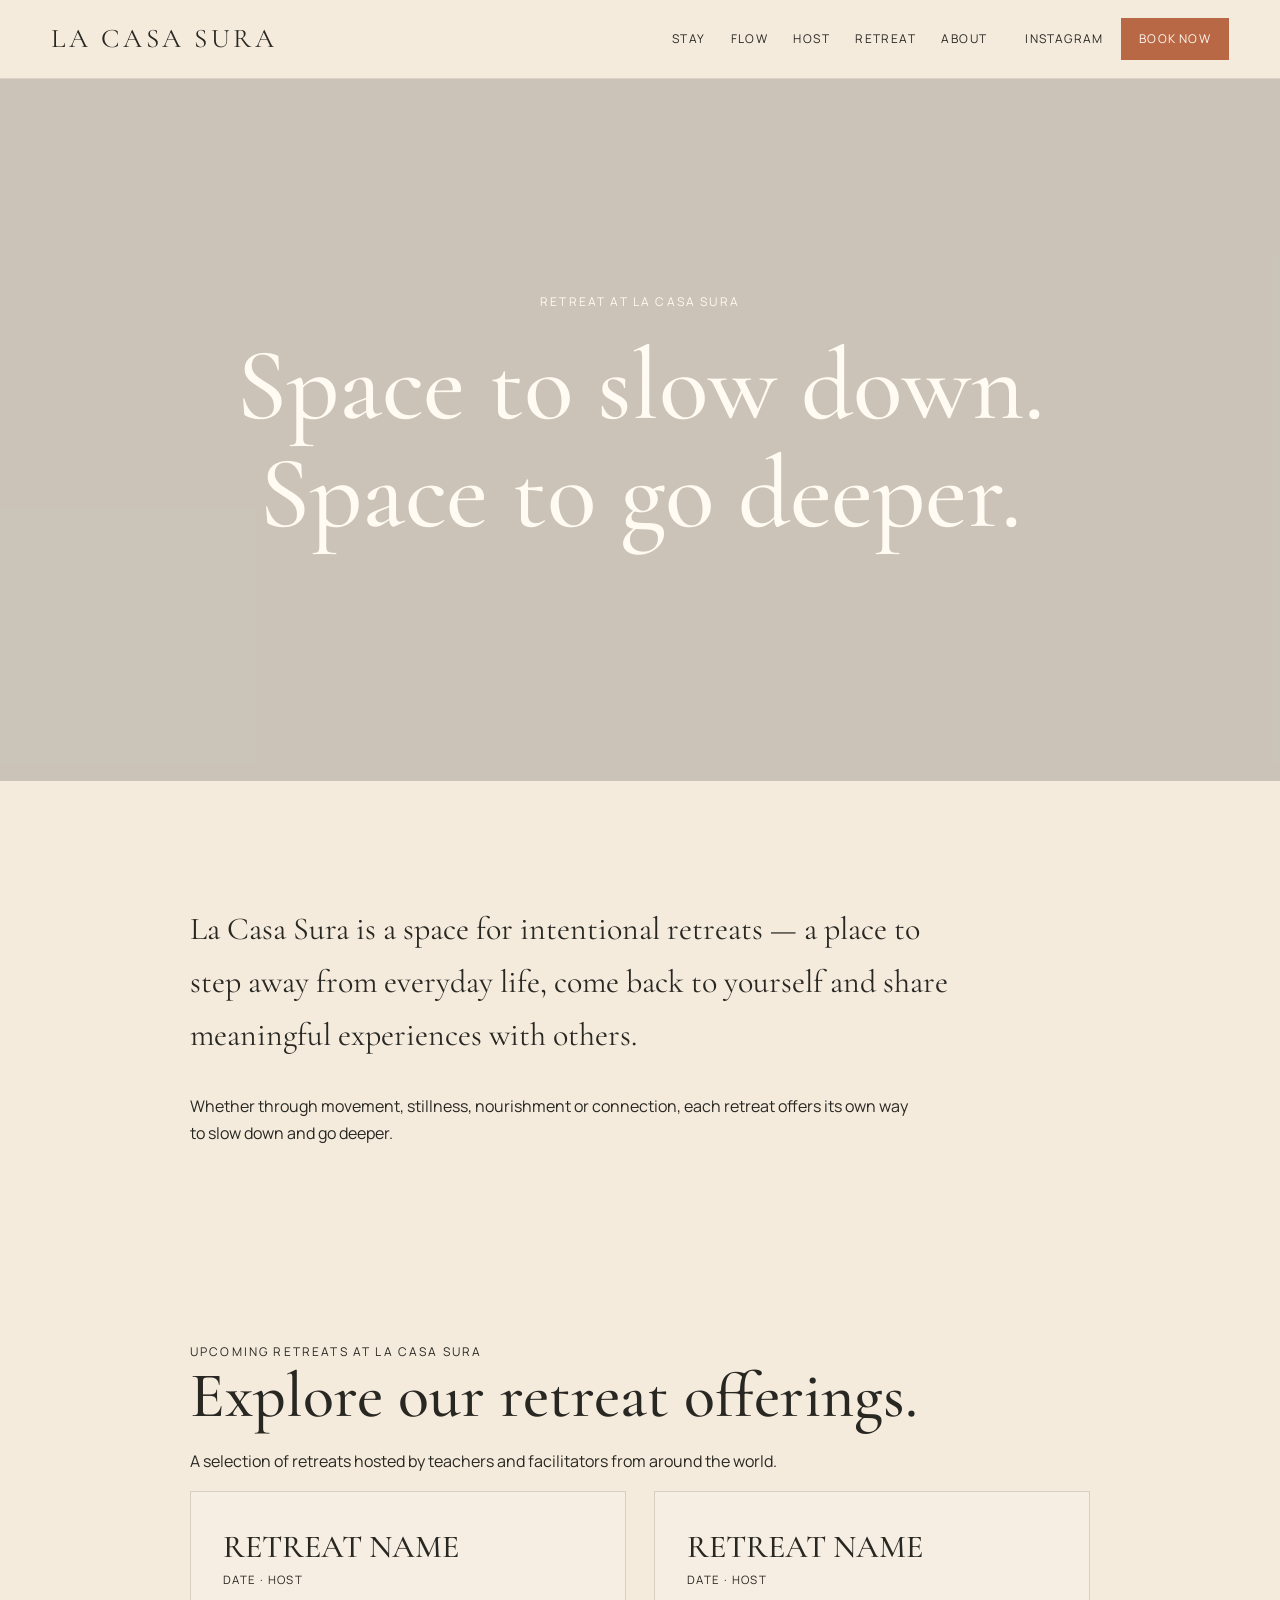
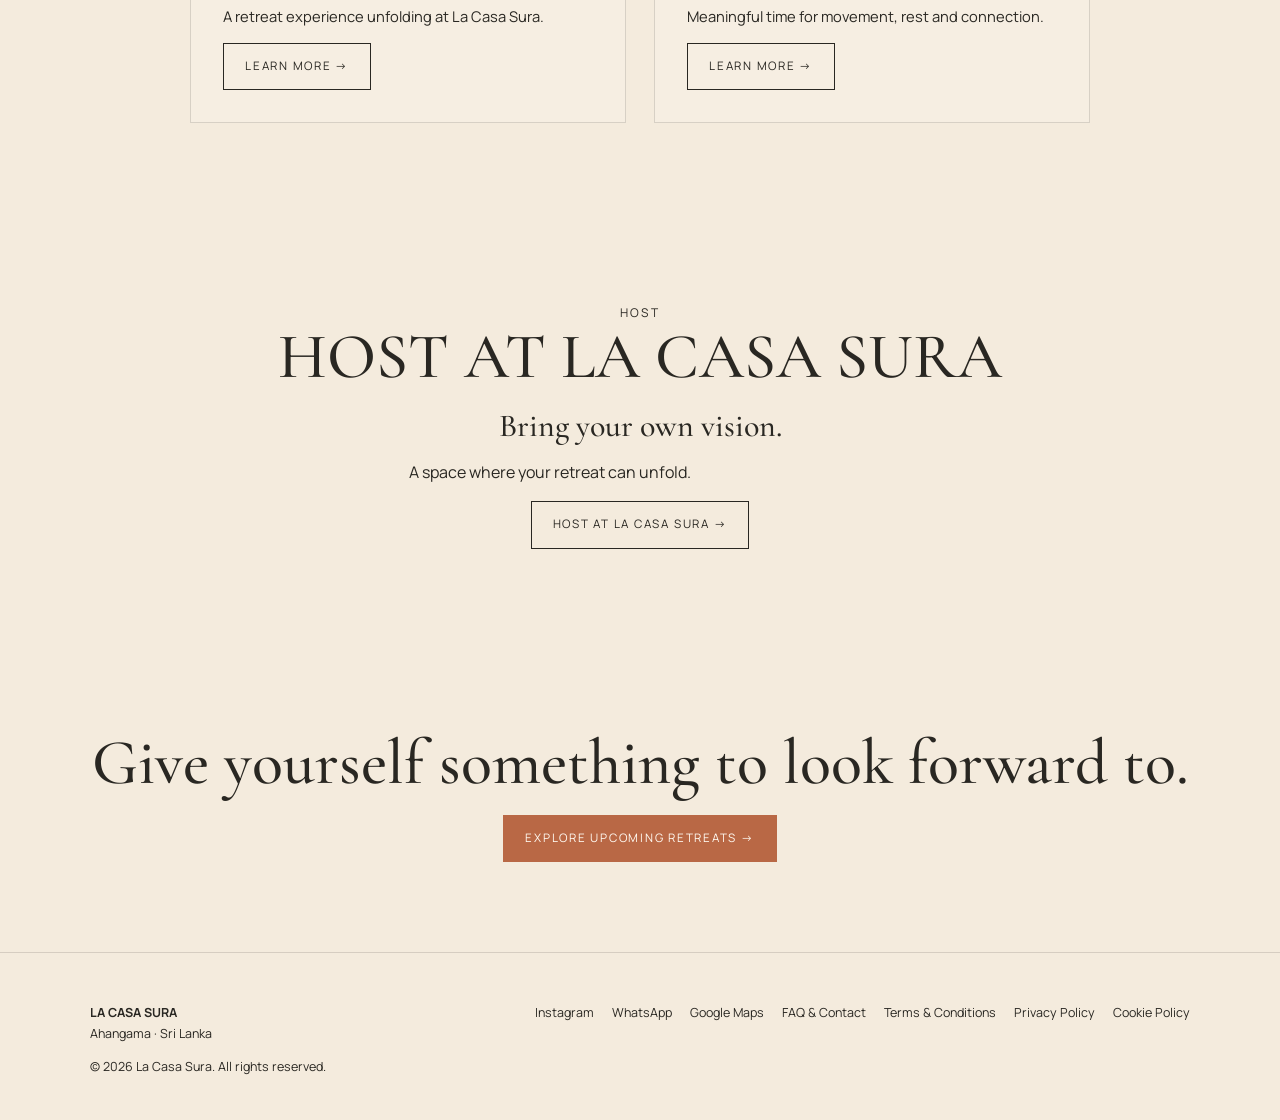
<file: retreat.html>
<!doctype html><html lang='en'><head><title>Retreat · La Casa Sura</title><meta charset="utf-8"><meta name="viewport" content="width=device-width,initial-scale=1">
<link rel="preconnect" href="https://fonts.googleapis.com"><link rel="preconnect" href="https://fonts.gstatic.com" crossorigin>
<link href="https://fonts.googleapis.com/css2?family=Cormorant+Garamond:wght@400;500;600&family=Manrope:wght@400;500;600&display=swap" rel="stylesheet">
<link rel="stylesheet" href="/css/style.css"></head><body><header class="site-header"><nav class="nav">
<a class="logo" href="/index.html">LA CASA SURA</a>
<div class="navlinks"><a href="/stay.html">STAY</a><a href="/flow.html">FLOW</a><a href="/host.html">HOST</a><a href="/retreat.html">RETREAT</a><a href="/about.html">ABOUT</a></div>
<div class="nav-right"><a href="https://www.instagram.com/lacasura.srilanka/" target="_blank">INSTAGRAM</a><a class="book" href="/booking/">BOOK NOW</a><button class="mobile-menu" aria-label="Menu">☰</button></div>
</nav></header>
<section class="hero"><div class="hero-content"><div class="eyebrow">RETREAT AT LA CASA SURA</div><h1>Space to slow down.<br>Space to go deeper.</h1></div></section>
<section class="section"><div class="narrow"><p class="quote">La Casa Sura is a space for intentional retreats — a place to step away from everyday life, come back to yourself and share meaningful experiences with others.</p><p>Whether through movement, stillness, nourishment or connection, each retreat offers its own way to slow down and go deeper.</p></div></section>
<section class="section"><div class="narrow"><div class="eyebrow">UPCOMING RETREATS AT LA CASA SURA</div><h2>Explore our retreat offerings.</h2><p>A selection of retreats hosted by teachers and facilitators from around the world.</p><div class="cards">
<div class="card"><h3>RETREAT NAME</h3><div class="meta">DATE · HOST</div><p>A retreat experience unfolding at La Casa Sura.</p><a class="btn" href="#">LEARN MORE →</a></div>
<div class="card"><h3>RETREAT NAME</h3><div class="meta">DATE · HOST</div><p>Meaningful time for movement, rest and connection.</p><a class="btn" href="#">LEARN MORE →</a></div>
</div></div></section>
<section class="section"><div class="narrow center"><div class="eyebrow">HOST</div><h2>HOST AT LA CASA SURA</h2><h3>Bring your own vision.</h3><p>A space where your retreat can unfold.</p><a class="btn" href="/host.html">HOST AT LA CASA SURA →</a></div></section>
<section class="section center"><h2>Give yourself something to look forward to.</h2><a class="btn fill" href="#upcoming">EXPLORE UPCOMING RETREATS →</a></section>
<footer><div class="footer-row"><div><strong>LA CASA SURA</strong><br>Ahangama · Sri Lanka</div>
<div class="footer-links"><a href="https://www.instagram.com/lacasura.srilanka/">Instagram</a><a href="https://wa.me/94766082019">WhatsApp</a><a href="https://maps.app.goo.gl/JEANWprcjyL8evJA9">Google Maps</a><a href="/contact.html">FAQ & Contact</a><a href="/legal/terms.html">Terms & Conditions</a><a href="/legal/privacy.html">Privacy Policy</a><a href="/legal/cookies.html">Cookie Policy</a></div></div>
<p>© 2026 La Casa Sura. All rights reserved.</p></footer></body></html>
</file>
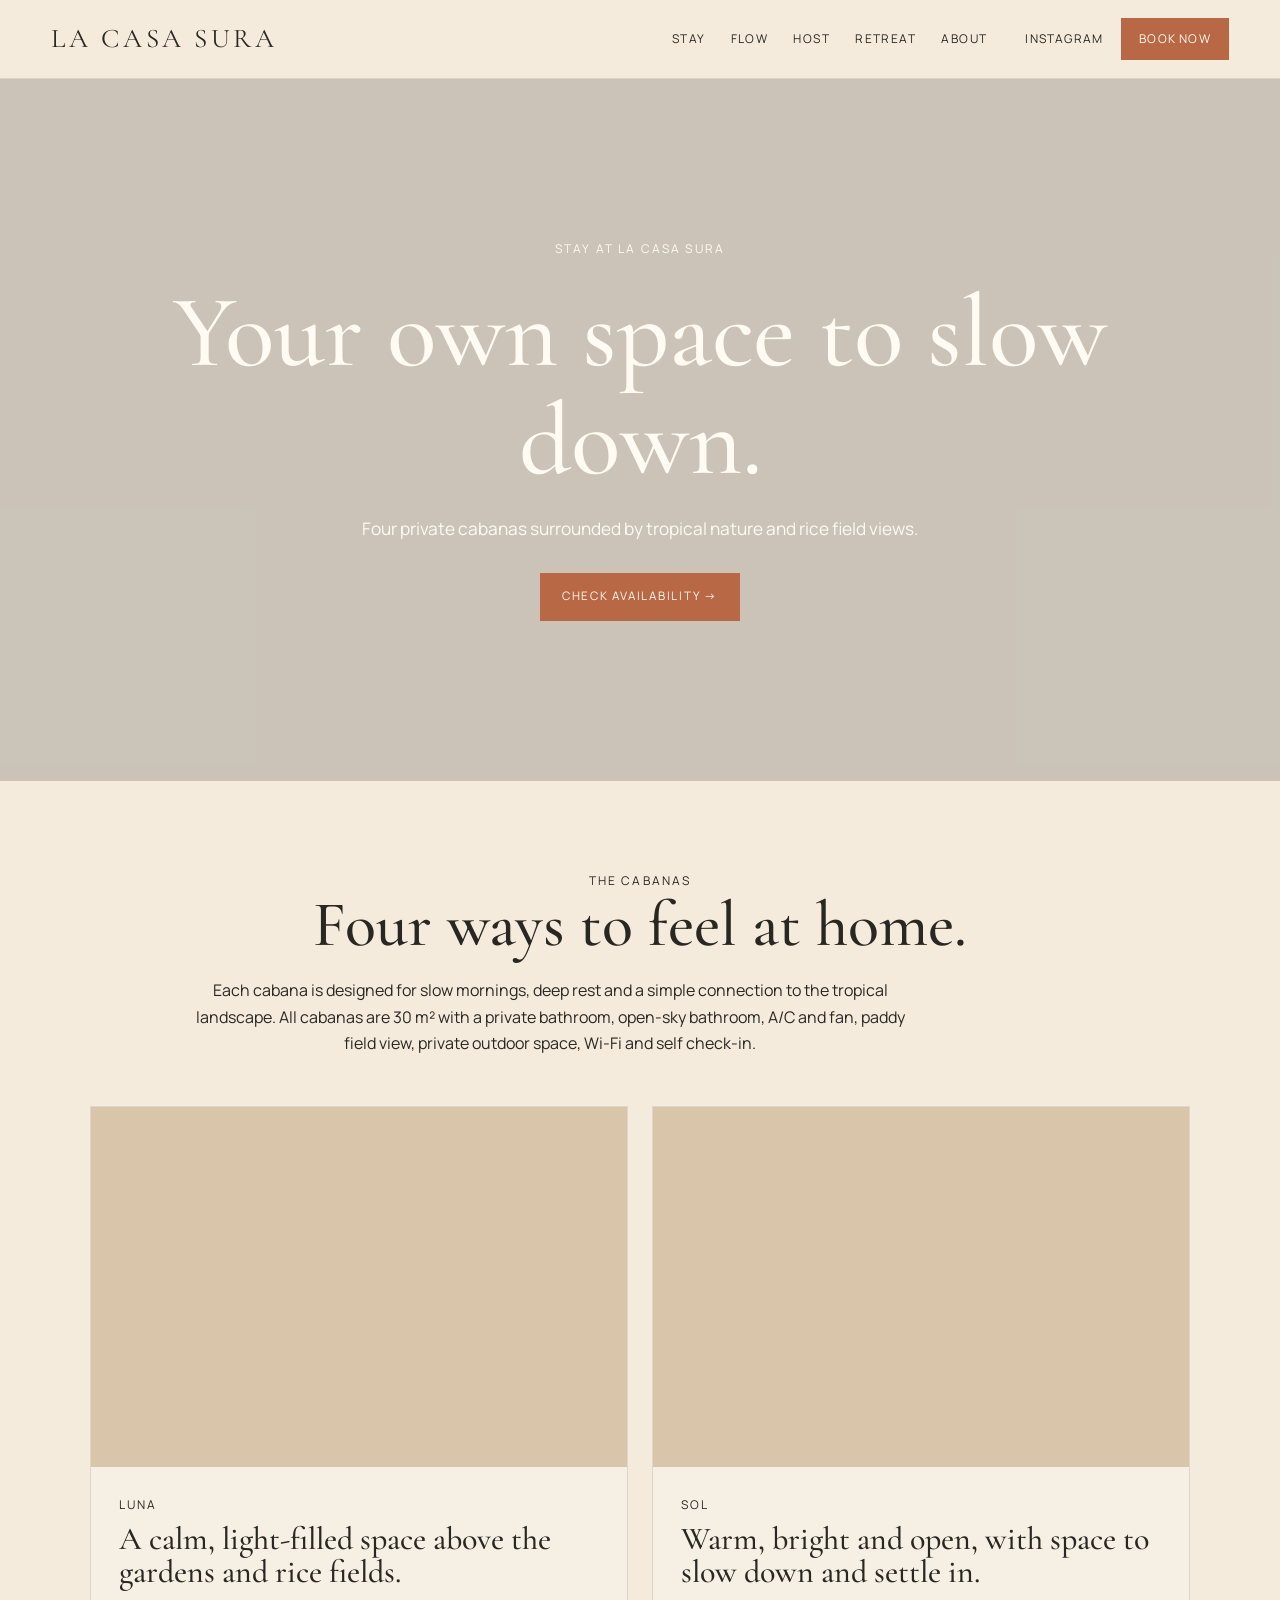
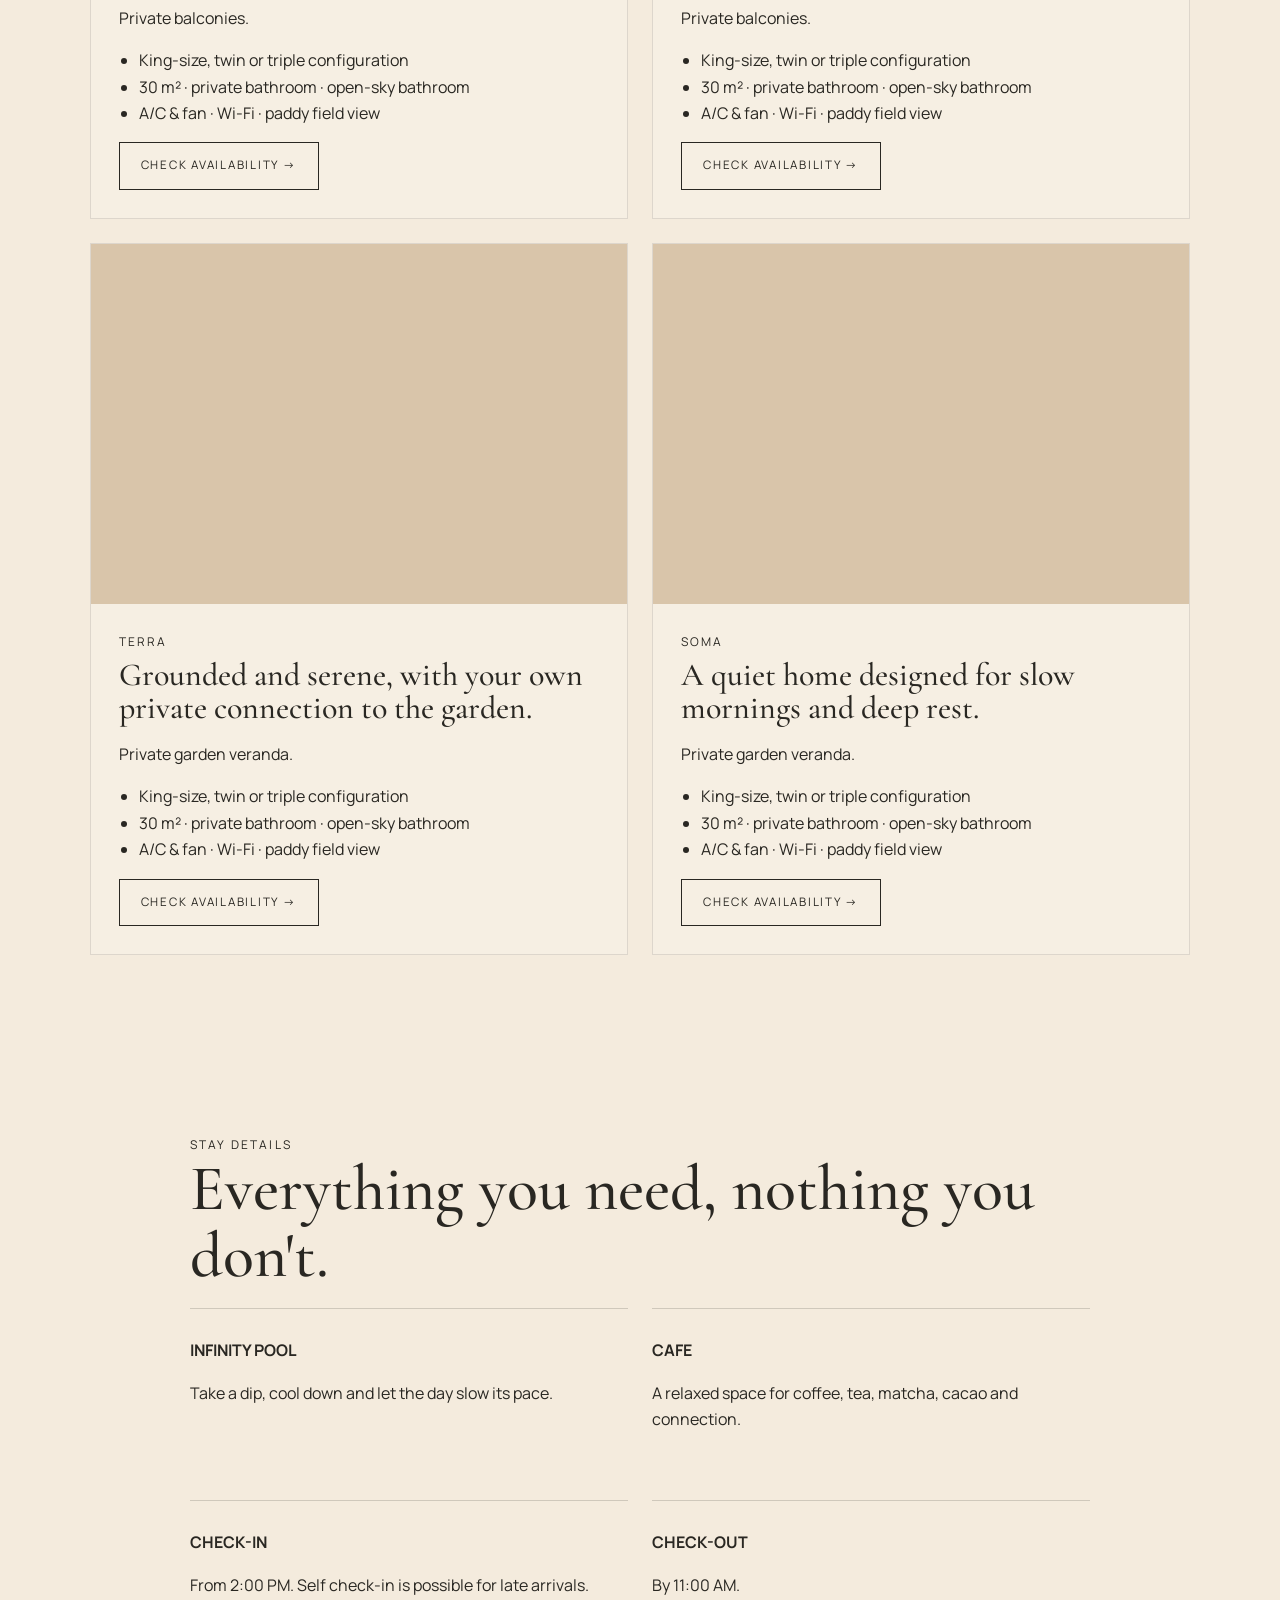
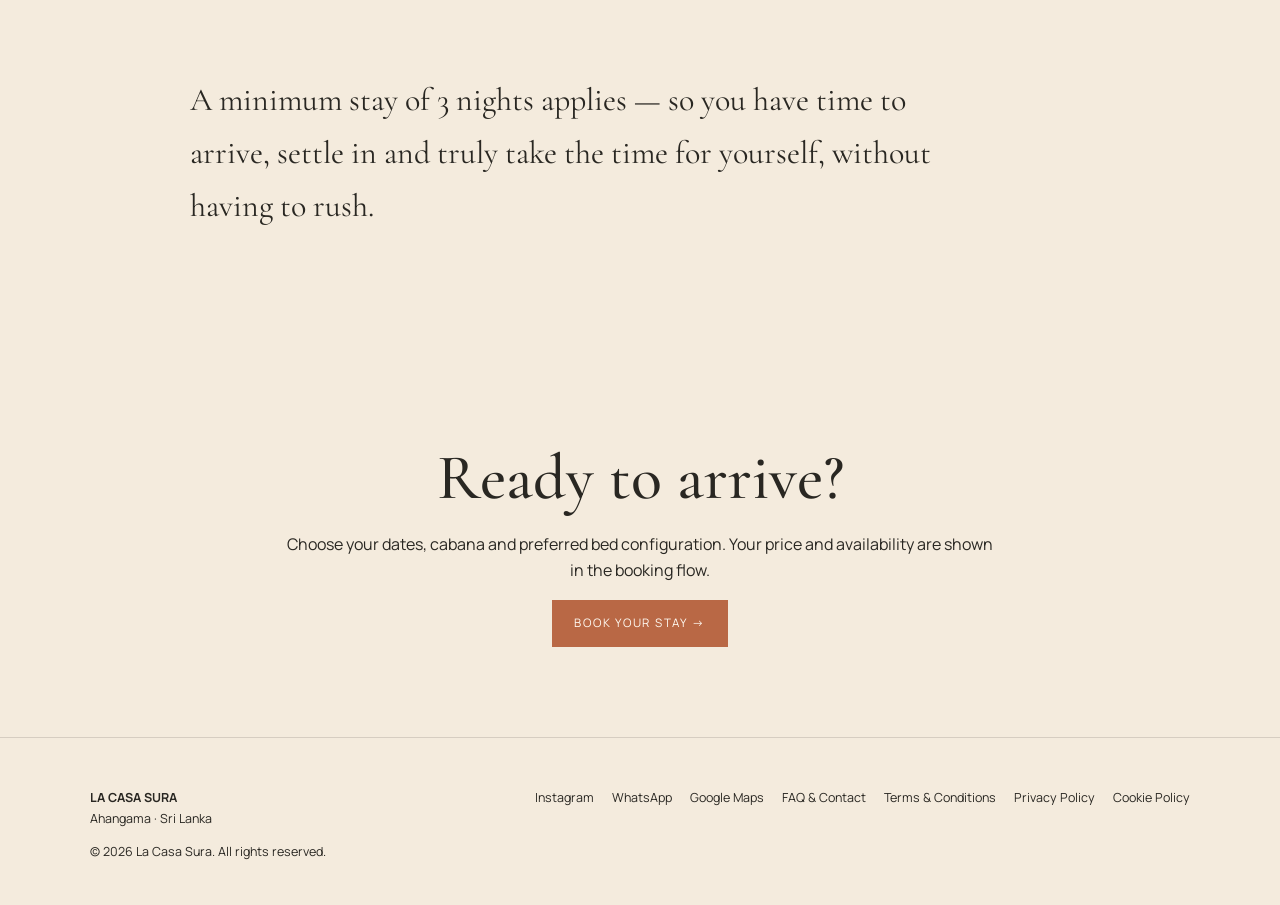
<file: stay.html>
<!doctype html><html lang='en'><head><title>Stay · La Casa Sura</title><meta charset="utf-8"><meta name="viewport" content="width=device-width,initial-scale=1">
<link rel="preconnect" href="https://fonts.googleapis.com"><link rel="preconnect" href="https://fonts.gstatic.com" crossorigin>
<link href="https://fonts.googleapis.com/css2?family=Cormorant+Garamond:wght@400;500;600&family=Manrope:wght@400;500;600&display=swap" rel="stylesheet">
<link rel="stylesheet" href="/css/style.css"></head><body><header class="site-header"><nav class="nav">
<a class="logo" href="/index.html">LA CASA SURA</a>
<div class="navlinks"><a href="/stay.html">STAY</a><a href="/flow.html">FLOW</a><a href="/host.html">HOST</a><a href="/retreat.html">RETREAT</a><a href="/about.html">ABOUT</a></div>
<div class="nav-right"><a href="https://www.instagram.com/lacasura.srilanka/" target="_blank">INSTAGRAM</a><a class="book" href="/booking/">BOOK NOW</a><button class="mobile-menu" aria-label="Menu">☰</button></div>
</nav></header>
<section class="hero"><div class="hero-content"><div class="eyebrow">STAY AT LA CASA SURA</div><h1>Your own space to slow down.</h1><p>Four private cabanas surrounded by tropical nature and rice field views.</p><a class="btn fill" href="/booking/">CHECK AVAILABILITY →</a></div></section>
<section class="section"><div class="narrow center"><div class="eyebrow">THE CABANAS</div><h2>Four ways to feel at home.</h2><p>Each cabana is designed for slow mornings, deep rest and a simple connection to the tropical landscape. All cabanas are 30 m² with a private bathroom, open-sky bathroom, A/C and fan, paddy field view, private outdoor space, Wi-Fi and self check-in.</p></div>
<div class="room-grid" style="margin-top:50px">
<div class="room"><div class="room-media" style="background-image:url('/images/luna.jpg')"></div><div class="room-body"><div class="eyebrow">LUNA</div><h3>A calm, light-filled space above the gardens and rice fields.</h3><p>Private balconies.</p><ul><li>King-size, twin or triple configuration</li><li>30 m² · private bathroom · open-sky bathroom</li><li>A/C & fan · Wi-Fi · paddy field view</li></ul><a class="btn" href="/booking/">CHECK AVAILABILITY →</a></div></div>
<div class="room"><div class="room-media" style="background-image:url('/images/sol.jpg')"></div><div class="room-body"><div class="eyebrow">SOL</div><h3>Warm, bright and open, with space to slow down and settle in.</h3><p>Private balconies.</p><ul><li>King-size, twin or triple configuration</li><li>30 m² · private bathroom · open-sky bathroom</li><li>A/C & fan · Wi-Fi · paddy field view</li></ul><a class="btn" href="/booking/">CHECK AVAILABILITY →</a></div></div>
<div class="room"><div class="room-media" style="background-image:url('/images/terra.jpg')"></div><div class="room-body"><div class="eyebrow">TERRA</div><h3>Grounded and serene, with your own private connection to the garden.</h3><p>Private garden veranda.</p><ul><li>King-size, twin or triple configuration</li><li>30 m² · private bathroom · open-sky bathroom</li><li>A/C & fan · Wi-Fi · paddy field view</li></ul><a class="btn" href="/booking/">CHECK AVAILABILITY →</a></div></div>
<div class="room"><div class="room-media" style="background-image:url('/images/soma.jpg')"></div><div class="room-body"><div class="eyebrow">SOMA</div><h3>A quiet home designed for slow mornings and deep rest.</h3><p>Private garden veranda.</p><ul><li>King-size, twin or triple configuration</li><li>30 m² · private bathroom · open-sky bathroom</li><li>A/C & fan · Wi-Fi · paddy field view</li></ul><a class="btn" href="/booking/">CHECK AVAILABILITY →</a></div></div>
</div></section>
<section class="section"><div class="narrow"><div class="eyebrow">STAY DETAILS</div><h2>Everything you need, nothing you don't.</h2><div class="feature-grid">
<div class="feature"><strong>INFINITY POOL</strong><p>Take a dip, cool down and let the day slow its pace.</p></div>
<div class="feature"><strong>CAFE</strong><p>A relaxed space for coffee, tea, matcha, cacao and connection.</p></div>
<div class="feature"><strong>CHECK-IN</strong><p>From 2:00 PM. Self check-in is possible for late arrivals.</p></div>
<div class="feature"><strong>CHECK-OUT</strong><p>By 11:00 AM.</p></div>
</div><p class="quote">A minimum stay of 3 nights applies — so you have time to arrive, settle in and truly take the time for yourself, without having to rush.</p></div></section>
<section class="section center"><h2>Ready to arrive?</h2><p class="center">Choose your dates, cabana and preferred bed configuration. Your price and availability are shown in the booking flow.</p><a class="btn fill" href="/booking/">BOOK YOUR STAY →</a></section>
<footer><div class="footer-row"><div><strong>LA CASA SURA</strong><br>Ahangama · Sri Lanka</div>
<div class="footer-links"><a href="https://www.instagram.com/lacasura.srilanka/">Instagram</a><a href="https://wa.me/94766082019">WhatsApp</a><a href="https://maps.app.goo.gl/JEANWprcjyL8evJA9">Google Maps</a><a href="/contact.html">FAQ & Contact</a><a href="/legal/terms.html">Terms & Conditions</a><a href="/legal/privacy.html">Privacy Policy</a><a href="/legal/cookies.html">Cookie Policy</a></div></div>
<p>© 2026 La Casa Sura. All rights reserved.</p></footer></body></html>
</file>
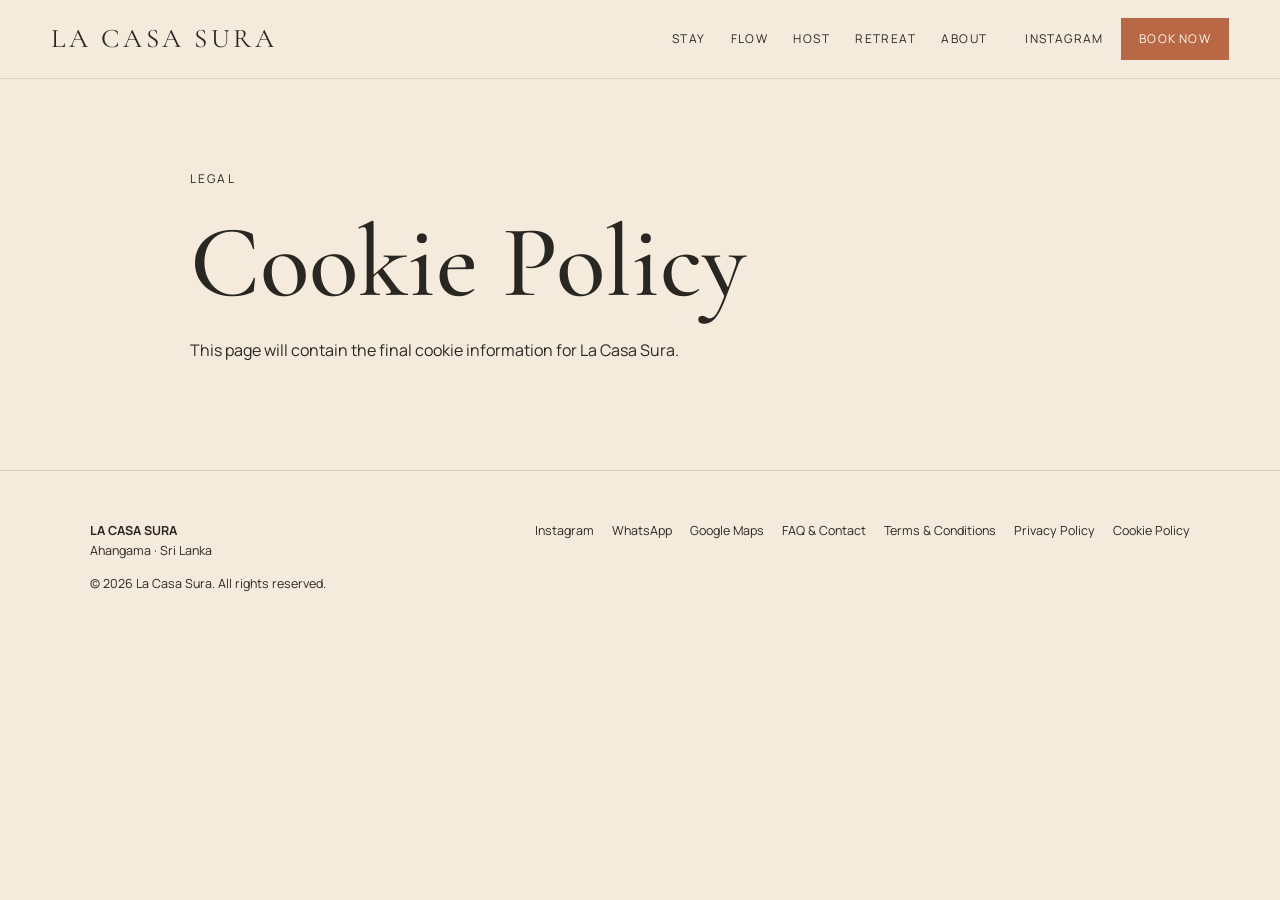
<file: legal/cookies.html>
<!doctype html><html lang='en'><head><title>Cookie Policy · La Casa Sura</title><meta charset="utf-8"><meta name="viewport" content="width=device-width,initial-scale=1">
<link rel="preconnect" href="https://fonts.googleapis.com"><link rel="preconnect" href="https://fonts.gstatic.com" crossorigin>
<link href="https://fonts.googleapis.com/css2?family=Cormorant+Garamond:wght@400;500;600&family=Manrope:wght@400;500;600&display=swap" rel="stylesheet">
<link rel="stylesheet" href="/css/style.css"></head><body><header class="site-header"><nav class="nav">
<a class="logo" href="/index.html">LA CASA SURA</a>
<div class="navlinks"><a href="/stay.html">STAY</a><a href="/flow.html">FLOW</a><a href="/host.html">HOST</a><a href="/retreat.html">RETREAT</a><a href="/about.html">ABOUT</a></div>
<div class="nav-right"><a href="https://www.instagram.com/lacasura.srilanka/" target="_blank">INSTAGRAM</a><a class="book" href="/booking/">BOOK NOW</a><button class="mobile-menu" aria-label="Menu">☰</button></div>
</nav></header><section class='section'><div class='narrow'><div class='eyebrow'>LEGAL</div><h1>Cookie Policy</h1><p>This page will contain the final cookie information for La Casa Sura.</p></div></section><footer><div class="footer-row"><div><strong>LA CASA SURA</strong><br>Ahangama · Sri Lanka</div>
<div class="footer-links"><a href="https://www.instagram.com/lacasura.srilanka/">Instagram</a><a href="https://wa.me/94766082019">WhatsApp</a><a href="https://maps.app.goo.gl/JEANWprcjyL8evJA9">Google Maps</a><a href="/contact.html">FAQ & Contact</a><a href="/legal/terms.html">Terms & Conditions</a><a href="/legal/privacy.html">Privacy Policy</a><a href="/legal/cookies.html">Cookie Policy</a></div></div>
<p>© 2026 La Casa Sura. All rights reserved.</p></footer></body></html>
</file>
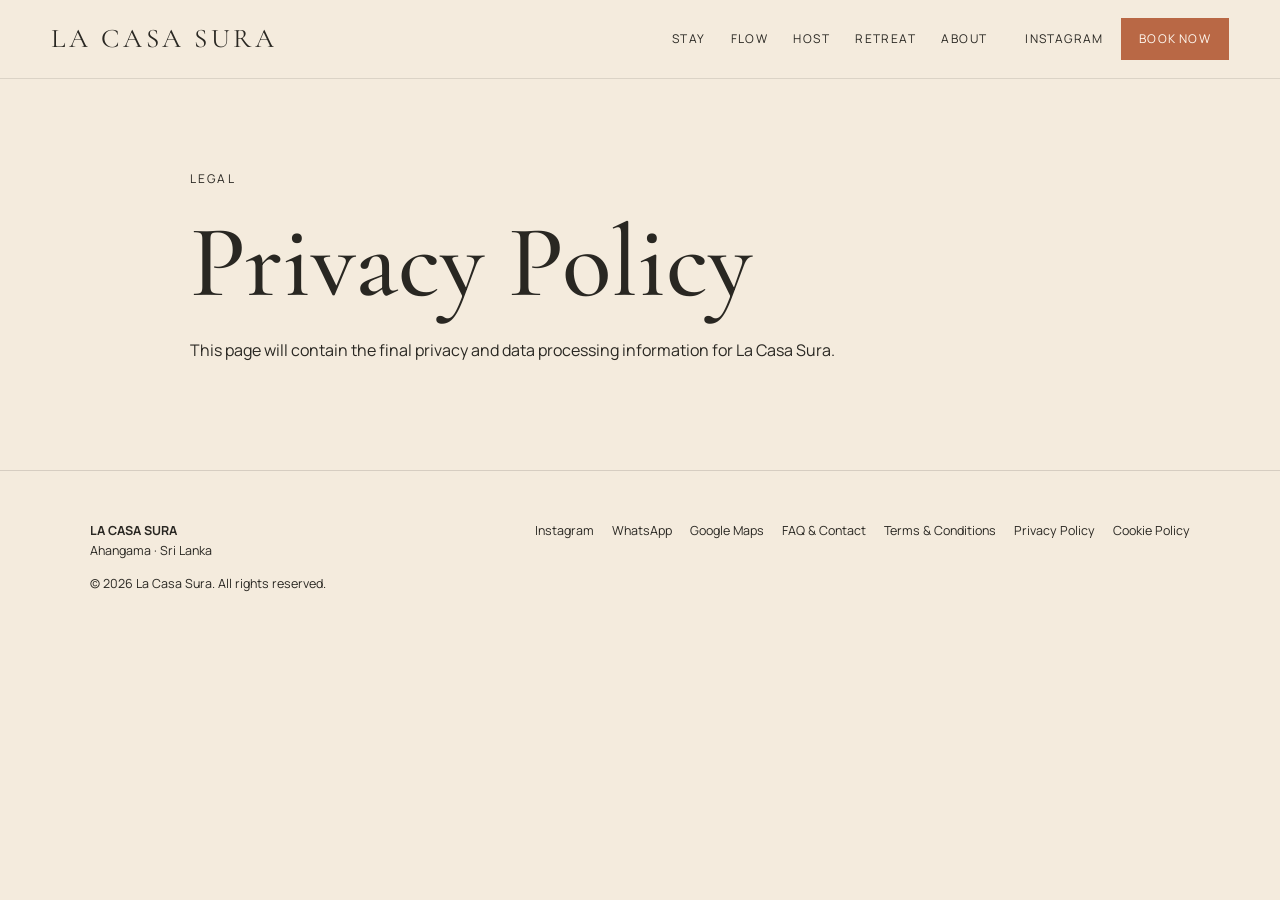
<file: legal/privacy.html>
<!doctype html><html lang='en'><head><title>Privacy Policy · La Casa Sura</title><meta charset="utf-8"><meta name="viewport" content="width=device-width,initial-scale=1">
<link rel="preconnect" href="https://fonts.googleapis.com"><link rel="preconnect" href="https://fonts.gstatic.com" crossorigin>
<link href="https://fonts.googleapis.com/css2?family=Cormorant+Garamond:wght@400;500;600&family=Manrope:wght@400;500;600&display=swap" rel="stylesheet">
<link rel="stylesheet" href="/css/style.css"></head><body><header class="site-header"><nav class="nav">
<a class="logo" href="/index.html">LA CASA SURA</a>
<div class="navlinks"><a href="/stay.html">STAY</a><a href="/flow.html">FLOW</a><a href="/host.html">HOST</a><a href="/retreat.html">RETREAT</a><a href="/about.html">ABOUT</a></div>
<div class="nav-right"><a href="https://www.instagram.com/lacasura.srilanka/" target="_blank">INSTAGRAM</a><a class="book" href="/booking/">BOOK NOW</a><button class="mobile-menu" aria-label="Menu">☰</button></div>
</nav></header><section class='section'><div class='narrow'><div class='eyebrow'>LEGAL</div><h1>Privacy Policy</h1><p>This page will contain the final privacy and data processing information for La Casa Sura.</p></div></section><footer><div class="footer-row"><div><strong>LA CASA SURA</strong><br>Ahangama · Sri Lanka</div>
<div class="footer-links"><a href="https://www.instagram.com/lacasura.srilanka/">Instagram</a><a href="https://wa.me/94766082019">WhatsApp</a><a href="https://maps.app.goo.gl/JEANWprcjyL8evJA9">Google Maps</a><a href="/contact.html">FAQ & Contact</a><a href="/legal/terms.html">Terms & Conditions</a><a href="/legal/privacy.html">Privacy Policy</a><a href="/legal/cookies.html">Cookie Policy</a></div></div>
<p>© 2026 La Casa Sura. All rights reserved.</p></footer></body></html>
</file>
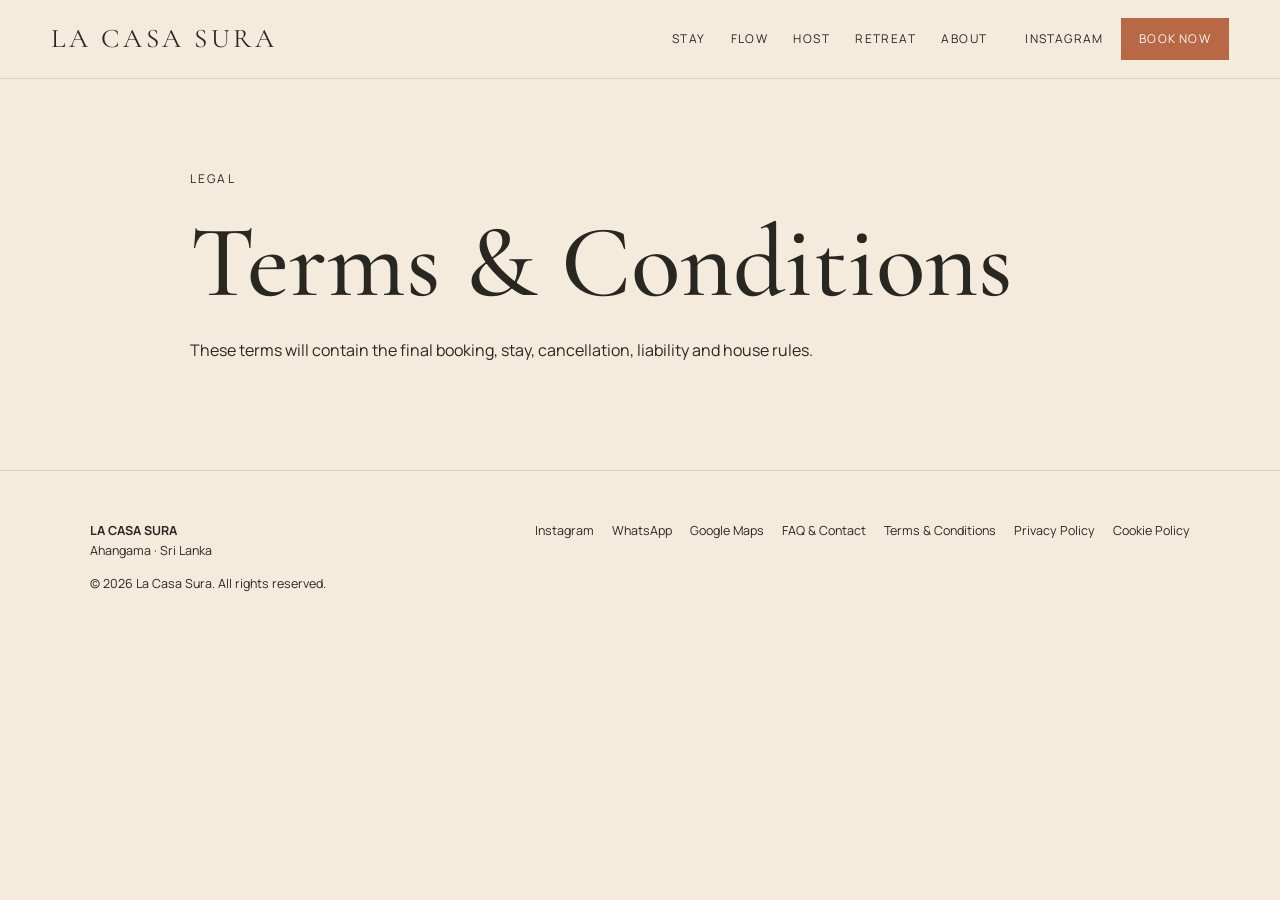
<file: legal/terms.html>
<!doctype html><html lang='en'><head><title>Terms & Conditions · La Casa Sura</title><meta charset="utf-8"><meta name="viewport" content="width=device-width,initial-scale=1">
<link rel="preconnect" href="https://fonts.googleapis.com"><link rel="preconnect" href="https://fonts.gstatic.com" crossorigin>
<link href="https://fonts.googleapis.com/css2?family=Cormorant+Garamond:wght@400;500;600&family=Manrope:wght@400;500;600&display=swap" rel="stylesheet">
<link rel="stylesheet" href="/css/style.css"></head><body><header class="site-header"><nav class="nav">
<a class="logo" href="/index.html">LA CASA SURA</a>
<div class="navlinks"><a href="/stay.html">STAY</a><a href="/flow.html">FLOW</a><a href="/host.html">HOST</a><a href="/retreat.html">RETREAT</a><a href="/about.html">ABOUT</a></div>
<div class="nav-right"><a href="https://www.instagram.com/lacasura.srilanka/" target="_blank">INSTAGRAM</a><a class="book" href="/booking/">BOOK NOW</a><button class="mobile-menu" aria-label="Menu">☰</button></div>
</nav></header><section class='section'><div class='narrow'><div class='eyebrow'>LEGAL</div><h1>Terms & Conditions</h1><p>These terms will contain the final booking, stay, cancellation, liability and house rules.</p></div></section><footer><div class="footer-row"><div><strong>LA CASA SURA</strong><br>Ahangama · Sri Lanka</div>
<div class="footer-links"><a href="https://www.instagram.com/lacasura.srilanka/">Instagram</a><a href="https://wa.me/94766082019">WhatsApp</a><a href="https://maps.app.goo.gl/JEANWprcjyL8evJA9">Google Maps</a><a href="/contact.html">FAQ & Contact</a><a href="/legal/terms.html">Terms & Conditions</a><a href="/legal/privacy.html">Privacy Policy</a><a href="/legal/cookies.html">Cookie Policy</a></div></div>
<p>© 2026 La Casa Sura. All rights reserved.</p></footer></body></html>
</file>
<file: css/style.css>
:root{
  --ivory:#F4EBDD; --sand:#D9C5AA; --terracotta:#B96845; --olive:#4F5235;
  --sage:#8A9470; --wood:#7A5138; --charcoal:#292722; --white:#fffaf2;
}
*{box-sizing:border-box} html{scroll-behavior:smooth}
body{margin:0;background:var(--ivory);color:var(--charcoal);font-family:Manrope,Arial,sans-serif;line-height:1.65}
h1,h2,h3,.brand{font-family:"Cormorant Garamond",Georgia,serif;font-weight:500;line-height:1.05}
h1{font-size:clamp(3.4rem,8vw,7rem);margin:.2em 0}
h2{font-size:clamp(2.4rem,5vw,4.4rem);margin:0 0 .3em}
h3{font-size:2rem;margin:.2em 0}
p{max-width:720px}.eyebrow{font-size:.75rem;letter-spacing:.18em;text-transform:uppercase}
a{color:inherit;text-decoration:none}.site-header{position:sticky;top:0;z-index:20;background:var(--ivory);border-bottom:1px solid rgba(41,39,34,.12)}
.nav{height:78px;display:flex;align-items:center;gap:28px;padding:0 4vw}
.logo{font-family:"Cormorant Garamond",Georgia,serif;font-size:27px;letter-spacing:.13em;white-space:nowrap}
.navlinks{display:flex;gap:25px;margin-left:auto;font-size:.75rem;letter-spacing:.12em}
.navlinks a:hover{text-decoration:underline;text-underline-offset:5px}.nav-right{display:flex;align-items:center;gap:18px;margin-left:10px;font-size:.75rem;letter-spacing:.1em}
.book{background:var(--terracotta);color:var(--white);padding:11px 18px}.mobile-menu{display:none}
.hero{min-height:78vh;display:grid;place-items:center;text-align:center;position:relative;overflow:hidden}
.hero-media{position:absolute;inset:0;width:100%;height:100%;object-fit:cover}
.hero::after{content:"";position:absolute;inset:0;background:rgba(41,39,34,.2)}
.hero-content{position:relative;z-index:2;color:var(--white);padding:70px 6vw}
.hero-content p{margin:15px auto 30px;font-size:1.08rem}
.btn{display:inline-block;padding:13px 21px;border:1px solid currentColor;font-size:.73rem;letter-spacing:.15em;text-transform:uppercase}
.btn.fill{background:var(--terracotta);border-color:var(--terracotta);color:var(--white)}
.section{padding:90px 7vw}.narrow{max-width:900px;margin:auto}.center{text-align:center;margin-left:auto;margin-right:auto}
.pillars{display:grid;grid-template-columns:repeat(4,1fr);border-top:1px solid rgba(41,39,34,.15);border-bottom:1px solid rgba(41,39,34,.15)}
.pillar{padding:55px 30px;border-right:1px solid rgba(41,39,34,.15)}.pillar:last-child{border-right:0}
.pillar p{font-size:.94rem;min-height:58px}.pillar a{font-size:.7rem;letter-spacing:.14em;text-transform:uppercase}
.atmosphere{height:65vh;min-height:430px;background-size:cover;background-position:center;display:grid;place-items:center}
.cards{display:grid;grid-template-columns:repeat(2,1fr);gap:28px}
.card{border:1px solid rgba(41,39,34,.15);padding:32px;background:rgba(255,255,255,.15)}
.card .meta{font-size:.72rem;letter-spacing:.12em;text-transform:uppercase}.card p{font-size:.92rem}
.room-grid{display:grid;grid-template-columns:repeat(2,1fr);gap:24px}.room{overflow:hidden;background:rgba(255,255,255,.18);border:1px solid rgba(41,39,34,.12)}
.room-media{height:360px;background:var(--sand);background-size:cover;background-position:center}.room-body{padding:28px}.room-body ul{padding-left:20px}
.feature-grid{display:grid;grid-template-columns:repeat(2,1fr);gap:24px}.feature{padding:28px 0;border-top:1px solid rgba(41,39,34,.18)}
.quote{font-family:"Cormorant Garamond",Georgia,serif;font-size:2rem;max-width:780px}
.schedule{width:100%;border-collapse:collapse;margin:25px 0}.schedule td{padding:17px 10px;border-bottom:1px solid rgba(41,39,34,.15)}.schedule td:first-child{width:180px;font-weight:600}
footer{padding:50px 7vw 30px;border-top:1px solid rgba(41,39,34,.15);font-size:.78rem}
.footer-row{display:flex;justify-content:space-between;gap:20px}.footer-links{display:flex;gap:18px;flex-wrap:wrap}
.faq{border-top:1px solid rgba(41,39,34,.15)}details{border-bottom:1px solid rgba(41,39,34,.15);padding:20px 0}summary{cursor:pointer;font-weight:600}
.form{max-width:760px}.field{margin:16px 0}.field label{display:block;font-size:.75rem;letter-spacing:.1em;text-transform:uppercase;margin-bottom:7px}.field input,.field textarea,.field select{width:100%;padding:13px;border:1px solid rgba(41,39,34,.3);background:transparent;font:inherit}.field textarea{min-height:150px}
@media(max-width:900px){.nav{height:70px}.navlinks{display:none}.nav-right{margin-left:auto}.mobile-menu{display:block;border:0;background:none;font-size:1.2rem}.pillars,.room-grid,.cards,.feature-grid{grid-template-columns:1fr}.pillar{border-right:0;border-bottom:1px solid rgba(41,39,34,.15)}.pillar:last-child{border-bottom:0}.section{padding:65px 6vw}.hero{min-height:72vh}.footer-row{flex-direction:column}}
</file>
